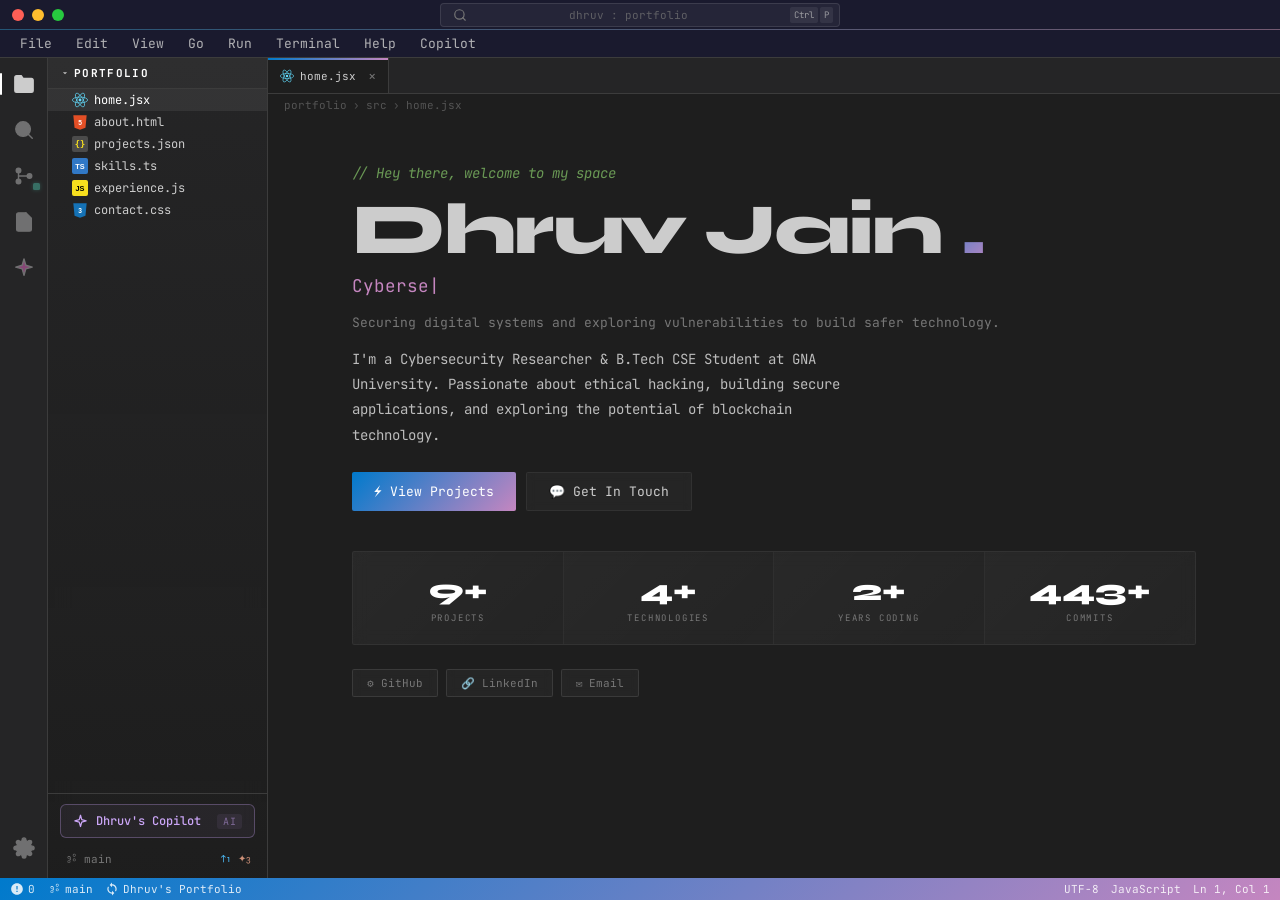
<file: index.html>
<!DOCTYPE html>
<html lang="en">
<head>
  <meta charset="UTF-8">
  <meta name="viewport" content="width=device-width, initial-scale=1.0">
  <title>Dhruv — Portfolio</title>
  <meta name="description" content="Dhruv's developer portfolio — VS Code themed personal website showcasing projects, skills, and experience.">
  <link rel="icon" type="image/svg+xml" href="favicon.svg?v=1">
  <link rel="stylesheet" href="style.css?v=2.1">
</head>
<body>

<div class="app-grid" id="app-grid">

  <!-- TITLE BAR -->
  <div class="titlebar">
    <div class="mac-controls">
      <div class="mac-btn close-btn" id="mac-close" title="Close"></div>
      <div class="mac-btn min-btn" id="mac-min" title="Minimize"></div>
      <div class="mac-btn max-btn" id="mac-max" title="Maximize"></div>
    </div>
    <div class="mobile-hamburger" id="mobile-hamburger" title="Menu">
      <svg viewBox="0 0 24 24" width="18" height="18" fill="none" stroke="currentColor" stroke-width="2" stroke-linecap="round"><line x1="3" y1="6" x2="21" y2="6"/><line x1="3" y1="12" x2="21" y2="12"/><line x1="3" y1="18" x2="21" y2="18"/></svg>
    </div>
    <div class="titlebar-search" id="titlebar-search">
      <svg viewBox="0 0 24 24" width="14" height="14" fill="none" stroke="currentColor" stroke-width="2" stroke-linecap="round" stroke-linejoin="round"><circle cx="11" cy="11" r="8"></circle><line x1="21" y1="21" x2="16.65" y2="16.65"></line></svg>
      <span>dhruv : portfolio</span>
      <div class="titlebar-kbd">
        <span class="kbd">Ctrl</span><span class="kbd">P</span>
      </div>
    </div>
  </div>

  <!-- MENU BAR -->
  <div class="menubar">
    <div class="menubar-item" tabindex="0">
      File
      <div class="menu-dropdown">
        <div class="menu-option" onclick="navigateTo('home')">New File</div>
        <div class="menu-option" onclick="toggleCommandPalette(true)">Open File...</div>
        <div class="menu-divider"></div>
        <div class="menu-option" onclick="reopenWindow()">Restore Window</div>
      </div>
    </div>
    <div class="menubar-item" tabindex="0">
      Edit
      <div class="menu-dropdown">
        <div class="menu-option">Undo <span class="shortcut">Ctrl+Z</span></div>
        <div class="menu-option">Redo <span class="shortcut">Ctrl+Y</span></div>
        <div class="menu-divider"></div>
        <div class="menu-option">Cut <span class="shortcut">Ctrl+X</span></div>
        <div class="menu-option">Copy <span class="shortcut">Ctrl+C</span></div>
        <div class="menu-option">Paste <span class="shortcut">Ctrl+V</span></div>
      </div>
    </div>
    <div class="menubar-item" tabindex="0">
      View
      <div class="menu-dropdown">
        <div class="menu-option" onclick="toggleCommandPalette(true)">Command Palette <span class="shortcut">Ctrl+P</span></div>
        <div class="menu-divider"></div>
        <div class="menu-option" onclick="toggleFullscreen()">Toggle Fullscreen <span class="shortcut">F11</span></div>
        <div class="menu-option" onclick="document.getElementById('settings-btn').click()">Appearance</div>
      </div>
    </div>
    <div class="menubar-item" tabindex="0">
      Go
      <div class="menu-dropdown">
        <div class="menu-option" onclick="navigateTo('home')">Go to Home</div>
        <div class="menu-option" onclick="navigateTo('projects')">Go to Projects</div>
        <div class="menu-option" onclick="navigateTo('skills')">Go to Skills</div>
        <div class="menu-option" onclick="navigateTo('experience')">Go to Experience</div>
        <div class="menu-option" onclick="navigateTo('contact')">Go to Contact</div>
      </div>
    </div>
    <div class="menubar-item" tabindex="0">
      Run
      <div class="menu-dropdown">
        <div class="menu-option">Start Debugging <span class="shortcut">F5</span></div>
        <div class="menu-option">Run Without Debugging <span class="shortcut">Ctrl+F5</span></div>
      </div>
    </div>
    <div class="menubar-item" tabindex="0">
      Terminal
      <div class="menu-dropdown">
        <div class="menu-option" onclick="toggleTerminal(true)">New Terminal <span class="shortcut">Ctrl+`</span></div>
        <div class="menu-option" onclick="toggleTerminal()">Toggle Terminal <span class="shortcut">Ctrl+`</span></div>
        <div class="menu-option" onclick="clearTerminal()">Clear Terminal</div>
      </div>
    </div>
    <div class="menubar-item" tabindex="0">
      Help
      <div class="menu-dropdown">
        <div class="menu-option" onclick="navigateTo('about')">Welcome</div>
        <div class="menu-option" onclick="navigateTo('contact')">About</div>
      </div>
    </div>
    <div class="menubar-item" id="menu-copilot" tabindex="0" onclick="toggleChat()">Copilot</div>
  </div>

  <!-- ACTIVITY BAR -->
  <div class="activity-bar">
    <div class="ab-icon active" id="ab-explorer" title="Explorer">
      <svg viewBox="0 0 24 24" fill="none" stroke="currentColor" stroke-width="1.5" stroke-linecap="round" stroke-linejoin="round"><path d="M22 19a2 2 0 0 1-2 2H4a2 2 0 0 1-2-2V5a2 2 0 0 1 2-2h5l2 3h9a2 2 0 0 1 2 2z"></path></svg>
    </div>
    <div class="ab-icon" id="ab-search" title="Search">
      <svg viewBox="0 0 24 24" fill="none" stroke="currentColor" stroke-width="1.5" stroke-linecap="round" stroke-linejoin="round"><circle cx="11" cy="11" r="8"></circle><line x1="21" y1="21" x2="16.65" y2="16.65"></line></svg>
    </div>
    <div class="ab-icon" id="ab-source-control" title="Source Control">
      <svg viewBox="0 0 24 24" fill="none" stroke="currentColor" stroke-width="1.5" stroke-linecap="round" stroke-linejoin="round"><circle cx="6" cy="6" r="2.5"></circle><circle cx="6" cy="18" r="2.5"></circle><circle cx="18" cy="12" r="2.5"></circle><line x1="6" y1="8.5" x2="6" y2="15.5"></line><path d="M6 12h9.5"></path></svg>
      <div class="ab-badge"></div>
    </div>
    <div class="ab-icon" id="ab-download" title="Download Resume">
      <svg viewBox="0 0 24 24" fill="none" stroke="currentColor" stroke-width="1.5" stroke-linecap="round" stroke-linejoin="round"><path d="M14 2H6a2 2 0 0 0-2 2v16a2 2 0 0 0 2 2h12a2 2 0 0 0 2-2V8z"></path><polyline points="14 2 14 8 20 8"></polyline><line x1="12" y1="18" x2="12" y2="12"></line><polyline points="9 15 12 18 15 15"></polyline></svg>
    </div>
    <div class="ab-icon ai-icon" id="ai-chat-btn" title="Copilot Chat">
      <svg viewBox="0 0 24 24" fill="none" stroke="currentColor" stroke-width="1.5" stroke-linecap="round" stroke-linejoin="round"><path d="M12 2l2 7 7 2-7 2-2 7-2-7-7-2 7-2z"></path></svg>
    </div>
    <div class="ab-spacer"></div>
    <div class="ab-icon ab-bottom" id="settings-btn" title="Settings">
      <svg viewBox="0 0 24 24" fill="none" stroke="currentColor" stroke-width="1.5" stroke-linecap="round" stroke-linejoin="round"><circle cx="12" cy="12" r="3"></circle><path d="M19.4 15a1.65 1.65 0 0 0 .33 1.82l.06.06a2 2 0 0 1 0 2.83 2 2 0 0 1-2.83 0l-.06-.06a1.65 1.65 0 0 0-1.82-.33 1.65 1.65 0 0 0-1 1.51V21a2 2 0 0 1-2 2 2 2 0 0 1-2-2v-.09A1.65 1.65 0 0 0 9 19.4a1.65 1.65 0 0 0-1.82.33l-.06.06a2 2 0 0 1-2.83 0 2 2 0 0 1 0-2.83l.06-.06a1.65 1.65 0 0 0 .33-1.82 1.65 1.65 0 0 0-1.51-1H3a2 2 0 0 1-2-2 2 2 0 0 1 2-2h.09A1.65 1.65 0 0 0 4.6 9a1.65 1.65 0 0 0-.33-1.82l-.06-.06a2 2 0 0 1 0-2.83 2 2 0 0 1 2.83 0l.06.06a1.65 1.65 0 0 0 1.82.33H9a1.65 1.65 0 0 0 1-1.51V3a2 2 0 0 1 2-2 2 2 0 0 1 2 2v.09a1.65 1.65 0 0 0 1 1.51 1.65 1.65 0 0 0 1.82-.33l.06-.06a2 2 0 0 1 2.83 0 2 2 0 0 1 0 2.83l-.06.06a1.65 1.65 0 0 0-.33 1.82V9a1.65 1.65 0 0 0 1.51 1H21a2 2 0 0 1 2 2 2 2 0 0 1-2 2h-.09a1.65 1.65 0 0 0-1.51 1z"></path></svg>
    </div>
  </div>

  <!-- TABS BAR -->
  <div class="tabs-bar">
    <div class="tab active" data-page="home">
      <span class="tab-icon svg-icon"><svg viewBox="-11.5 -10.2 23 20.4"><circle cx="0" cy="0" r="2.05" fill="#61dafb"/><g stroke="#61dafb" stroke-width="1" fill="none"><ellipse rx="11" ry="4.2"/><ellipse rx="11" ry="4.2" transform="rotate(60)"/><ellipse rx="11" ry="4.2" transform="rotate(120)"/></g></svg></span> home.jsx <span class="close">×</span>
    </div>
    <div class="tab" data-page="about" style="display:none">
      <span class="tab-icon svg-icon"><svg viewBox="0 0 24 24"><path fill="#E34F26" d="M2 2h20l-1.8 18.5L12 23.5l-8.2-3L2 2z"/><text x="12" y="16" font-family="Arial" font-size="10" font-weight="bold" fill="#FFF" text-anchor="middle">5</text></svg></span> about.html <span class="close">×</span>
    </div>
    <div class="tab" data-page="projects" style="display:none">
      <span class="tab-icon svg-icon"><svg viewBox="0 0 24 24"><rect width="24" height="24" rx="3" fill="#4B4B4B"/><text x="12" y="16" font-family="monospace" font-size="13" font-weight="bold" fill="#F7DF1E" text-anchor="middle">{}</text></svg></span> projects.json <span class="close">×</span>
    </div>
    <div class="tab" data-page="skills" style="display:none">
      <span class="tab-icon svg-icon"><svg viewBox="0 0 24 24"><rect width="24" height="24" rx="3" fill="#3178C6"/><text x="12" y="17" font-family="Arial" font-size="11" font-weight="bold" fill="#FFF" text-anchor="middle">TS</text></svg></span> skills.ts <span class="close">×</span>
    </div>
    <div class="tab" data-page="experience" style="display:none">
      <span class="tab-icon svg-icon"><svg viewBox="0 0 24 24"><rect width="24" height="24" rx="3" fill="#F7DF1E"/><text x="12" y="17" font-family="Arial" font-size="11" font-weight="bold" fill="#000" text-anchor="middle">JS</text></svg></span> experience.js <span class="close">×</span>
    </div>
    <div class="tab" data-page="contact" style="display:none">
      <span class="tab-icon svg-icon"><svg viewBox="0 0 24 24"><path fill="#1572B6" d="M2 2h20l-1.8 18.5L12 23.5l-8.2-3L2 2z"/><text x="12" y="16" font-family="Arial" font-size="10" font-weight="bold" fill="#FFF" text-anchor="middle">3</text></svg></span> contact.css <span class="close">×</span>
    </div>
  </div>
  <!-- MOBILE SIDEBAR OVERLAY -->
  <div class="mobile-overlay" id="mobile-overlay"></div>
  <!-- SIDEBAR -->
  <div class="sidebar" id="sidebar">
    <div class="sidebar-section-header">
      <svg class="sidebar-arrow" viewBox="0 0 24 24" width="10" height="10" fill="currentColor"><path d="M10 17l5-5-5-5v10z"/></svg>
      PORTFOLIO
    </div>
    
    <div class="sidebar-files">
      <div class="file-item active" data-page="home">
        <span class="file-icon svg-icon"><svg viewBox="-11.5 -10.2 23 20.4"><circle cx="0" cy="0" r="2.05" fill="#61dafb"/><g stroke="#61dafb" stroke-width="1" fill="none"><ellipse rx="11" ry="4.2"/><ellipse rx="11" ry="4.2" transform="rotate(60)"/><ellipse rx="11" ry="4.2" transform="rotate(120)"/></g></svg></span> home.jsx
      </div>
      <div class="file-item" data-page="about">
        <span class="file-icon svg-icon"><svg viewBox="0 0 24 24"><path fill="#E34F26" d="M2 2h20l-1.8 18.5L12 23.5l-8.2-3L2 2z"/><text x="12" y="16" font-family="Arial" font-size="10" font-weight="bold" fill="#FFF" text-anchor="middle">5</text></svg></span> about.html
      </div>
      <div class="file-item" data-page="projects">
        <span class="file-icon svg-icon"><svg viewBox="0 0 24 24"><rect width="24" height="24" rx="3" fill="#4B4B4B"/><text x="12" y="16" font-family="monospace" font-size="13" font-weight="bold" fill="#F7DF1E" text-anchor="middle">{}</text></svg></span> projects.json
      </div>
      <div class="file-item" data-page="skills">
        <span class="file-icon svg-icon"><svg viewBox="0 0 24 24"><rect width="24" height="24" rx="3" fill="#3178C6"/><text x="12" y="17" font-family="Arial" font-size="11" font-weight="bold" fill="#FFF" text-anchor="middle">TS</text></svg></span> skills.ts
      </div>
      <div class="file-item" data-page="experience">
        <span class="file-icon svg-icon"><svg viewBox="0 0 24 24"><rect width="24" height="24" rx="3" fill="#F7DF1E"/><text x="12" y="17" font-family="Arial" font-size="11" font-weight="bold" fill="#000" text-anchor="middle">JS</text></svg></span> experience.js
      </div>
      <div class="file-item" data-page="contact">
        <span class="file-icon svg-icon"><svg viewBox="0 0 24 24"><path fill="#1572B6" d="M2 2h20l-1.8 18.5L12 23.5l-8.2-3L2 2z"/><text x="12" y="16" font-family="Arial" font-size="10" font-weight="bold" fill="#FFF" text-anchor="middle">3</text></svg></span> contact.css
      </div>
    </div>

    <div class="sidebar-bottom">
      <div class="copilot-btn" id="sidebar-copilot-btn">
        <div class="cp-left">
          <svg viewBox="0 0 24 24" fill="none" stroke="#cba6f7" stroke-width="2" stroke-linecap="round" stroke-linejoin="round"><path d="M12 2l2 7 7 2-7 2-2 7-2-7-7-2 7-2z"/></svg>
          <span>Dhruv's Copilot</span>
        </div>
        <span class="cp-badge">AI</span>
      </div>
      
      <div class="sidebar-git">
        <div class="sg-left">
          <svg viewBox="0 0 24 24"><path fill="currentColor" d="M17.5 3a2.5 2.5 0 1 0 0 5 2.5 2.5 0 0 0 0-5zm0 4a1.5 1.5 0 1 1 0-3 1.5 1.5 0 0 1 0 3zM8.5 7a2.5 2.5 0 1 0 0 5 2.5 2.5 0 0 0 0-5zm0 4a1.5 1.5 0 1 1 0-3 1.5 1.5 0 0 1 0 3zM8.5 14a2.5 2.5 0 1 0 0 5 2.5 2.5 0 0 0 0-5zm0 4a1.5 1.5 0 1 1 0-3 1.5 1.5 0 0 1 0 3zm9-7a2.5 2.5 0 1 0 0 5 2.5 2.5 0 0 0 0-5zm0 4a1.5 1.5 0 1 1 0-3 1.5 1.5 0 0 1 0 3zm-6-7.5v7l-3-3m3 3l3-3"/></svg>
          <span>main</span>
        </div>
        <div class="sg-right">
          <span class="sg-up" style="color:var(--blue)">↑1</span>
          <span class="sg-down" style="color:var(--orange)">✦3</span>
        </div>
      </div>
    </div>
  </div>

  <!-- EDITOR -->
  <div class="editor">

    <!-- BREADCRUMB -->
    <div class="breadcrumb">
      <span>portfolio</span> <span class="sep">›</span>
      <span>src</span> <span class="sep">›</span>
      <span id="breadcrumb-file">home.jsx</span>
    </div>

    <!-- ═══ HOME ═══ -->
    <div class="page active" id="page-home">
      <div class="reveal">
        <p class="home-greeting">// Hey there, welcome to my space</p>
        <h1 class="home-name">Dhruv Jain<span class="last"> .</span></h1>
        <div class="typing-container" style="font-size: 1.1rem; color: var(--purple); font-family: var(--font-mono); margin-bottom: 16px; min-height: 24px;">
          <span id="typing-text"></span><span class="typing-cursor" style="animation: blink 1s step-end infinite;">|</span>
        </div>
        <p class="tagline">Securing digital systems and exploring vulnerabilities to build safer technology.</p>
        <p class="home-desc">
          I'm a Cybersecurity Researcher & B.Tech CSE Student at GNA University.
          Passionate about ethical hacking, building secure applications, and exploring the potential of blockchain technology.
        </p>
        <div class="home-btns">
          <button class="btn-primary" onclick="navigateTo('projects')">⚡ View Projects</button>
          <button class="btn-outline" onclick="navigateTo('contact')">💬 Get In Touch</button>
        </div>
      </div>
      <div class="reveal">
        <div class="stats-grid">
          <div class="stat"><div class="stat-val" data-count="10">0</div><div class="stat-label">Projects</div></div>
          <div class="stat"><div class="stat-val" data-count="5">0</div><div class="stat-label">Technologies</div></div>
          <div class="stat"><div class="stat-val" data-count="2">0</div><div class="stat-label">Years Coding</div></div>
          <div class="stat"><div class="stat-val" data-count="500">0</div><div class="stat-label">Commits</div></div>
        </div>
      </div>
      <div class="reveal">
        <div class="socials-row">
          <a class="social-chip" href="https://github.com/Dhruvjnhere" target="_blank">⚙ GitHub</a>
          <a class="social-chip" href="https://www.linkedin.com/in/dhruv-jain-5070b3314/" target="_blank">🔗 LinkedIn</a>
          <a class="social-chip" href="mailto:dhruvjnhere@gmail.com">✉ Email</a>
        </div>
      </div>
    </div>

    <!-- ═══ ABOUT ═══ -->
    <div class="page" id="page-about">
      <div class="reveal">
        <h2 class="section-title">// About Me</h2>
        <p class="home-desc">
          I'm a Computer Science student with a passion for building impactful digital solutions.
          I love exploring the intersection of design and technology, always eager to learn and grow.
        </p>
      </div>
      <div class="reveal">
        <h2 class="section-title" style="margin-top:32px;">🔬 Research & Interests</h2>
        <div class="focus-grid">
          <div class="focus-item"><span class="focus-emoji">🕵️‍♂️</span><div>Cyber Threat Intelligence</div></div>
          <div class="focus-item"><span class="focus-emoji">🔎</span><div>Digital Forensics</div></div>
          <div class="focus-item"><span class="focus-emoji">⛓️</span><div>Blockchain Security</div></div>
          <div class="focus-item"><span class="focus-emoji">🤖</span><div>AI in Cybersecurity</div></div>
        </div>
      </div>
      <div class="reveal">
        <h2 class="section-title">Education</h2>
        <div class="edu-card">
          <div class="edu-header">
            <span class="edu-school">Bachelor of Technology — Computer Science</span>
            <span class="edu-year">2024 — 2028</span>
          </div>
          <div class="edu-uni">GNA University</div>
          <div class="edu-degree">B.Tech CSE</div>
        </div>
      </div>
    </div>

    <!-- ═══ PROJECTS ═══ -->
    <div class="page" id="page-projects">
      <div class="reveal">
        <h2 class="section-title">// Projects</h2>
      </div>
      <div class="projects-grid">
        <div class="project-card reveal" style="--card-accent:var(--pink)">
          <div class="card-top"><span class="card-emoji">🛡️</span><a class="gh-link" href="https://github.com/Dhruvjnhere" target="_blank">↗ Repo</a></div>
          <div class="card-cats">Security</div>
          <div class="card-title">PhishGuard Pro</div>
          <div class="card-desc">A security awareness platform for phishing simulation, employee training, and campaign analytics.</div>
          <div class="card-tags"><span class="card-tag">React</span><span class="card-tag">Node.js</span><span class="card-tag">Supabase</span></div>
        </div>
        <div class="project-card reveal" style="--card-accent:var(--green)">
          <div class="card-top"><span class="card-emoji">🧠</span><a class="gh-link" href="https://github.com/Dhruvjnhere" target="_blank">↗ Repo</a></div>
          <div class="card-cats">Platform</div>
          <div class="card-title">CyberShield IQ</div>
          <div class="card-desc">Cyber risk scoring engine with breach detection, password analysis, gamification, and automated reports.</div>
          <div class="card-tags"><span class="card-tag">Next.js</span><span class="card-tag">Supabase</span><span class="card-tag">Vercel</span></div>
        </div>
        <div class="project-card reveal" style="--card-accent:var(--blue)">
          <div class="card-top"><span class="card-emoji">💼</span><a class="gh-link" href="https://github.com/Dhruvjnhere" target="_blank">↗ Repo</a></div>
          <div class="card-cats">Web</div>
          <div class="card-title">Portfolio Website</div>
          <div class="card-desc">This very portfolio — a VS Code-themed personal site built with vanilla HTML, CSS, and JavaScript.</div>
          <div class="card-tags"><span class="card-tag">HTML</span><span class="card-tag">CSS</span><span class="card-tag">JavaScript</span></div>
        </div>
        <div class="project-card reveal" style="--card-accent:var(--orange)">
          <div class="card-top"><span class="card-emoji">☕</span><a class="gh-link" href="https://github.com/Dhruvjnhere" target="_blank">↗ Repo</a></div>
          <div class="card-cats">Frontend</div>
          <div class="card-title">Cafe Website</div>
          <div class="card-desc">A beautifully designed café landing page with menu, about section, and responsive layout.</div>
          <div class="card-tags"><span class="card-tag">HTML</span><span class="card-tag">CSS</span><span class="card-tag">JS</span></div>
        </div>
      </div>
    </div>

    <!-- ═══ SKILLS ═══ -->
    <div class="page" id="page-skills">
      <div class="reveal">
        <h2 class="section-title">// Skills</h2>
      </div>
      <div class="skills-two-col reveal">
        <div>
          <h3 class="skill-group-title">🔐 Cybersecurity</h3>
          <div class="skill-row"><span class="skill-name">Network Security</span><div class="skill-bar-bg"><div class="skill-bar-fill" style="width:0%;background:var(--red)" data-w="85%"></div></div></div>
          <div class="skill-row"><span class="skill-name">Ethical Hacking</span><div class="skill-bar-bg"><div class="skill-bar-fill" style="width:0%;background:var(--orange)" data-w="80%"></div></div></div>
          <div class="skill-row"><span class="skill-name">OSINT</span><div class="skill-bar-bg"><div class="skill-bar-fill" style="width:0%;background:var(--yellow)" data-w="75%"></div></div></div>
          <div class="skill-row"><span class="skill-name">Digital Forensics</span><div class="skill-bar-bg"><div class="skill-bar-fill" style="width:0%;background:var(--blue)" data-w="60%"></div></div></div>
          <div class="skill-row"><span class="skill-name">Vuln. Assessment</span><div class="skill-bar-bg"><div class="skill-bar-fill" style="width:0%;background:var(--pink)" data-w="70%"></div></div></div>
        </div>
        <div>
          <h3 class="skill-group-title">💻 Programming</h3>
          <div class="skill-row"><span class="skill-name">C, C++, C#</span><div class="skill-bar-bg"><div class="skill-bar-fill" style="width:0%;background:var(--blue)" data-w="80%"></div></div></div>
          <div class="skill-row"><span class="skill-name">JavaScript</span><div class="skill-bar-bg"><div class="skill-bar-fill" style="width:0%;background:var(--yellow)" data-w="85%"></div></div></div>
          <div class="skill-row"><span class="skill-name">Solidity</span><div class="skill-bar-bg"><div class="skill-bar-fill" style="width:0%;background:var(--green)" data-w="65%"></div></div></div>
        </div>
      </div>
      <div class="reveal" style="margin-top: 32px;">
        <h3 class="familiar-title">🌐 Web & Tech</h3>
        <div class="familiar-tags">
          <span class="familiar-tag">HTML / CSS</span>
          <span class="familiar-tag">Blockchain Development</span>
          <span class="familiar-tag">Cloud Basics</span>
          <span class="familiar-tag">Networking Fundamentals</span>
        </div>
      </div>
    </div>

    <!-- ═══ EXPERIENCE ═══ -->
    <div class="page" id="page-experience">
      <div class="reveal">
        <h2 class="section-title">// Experience</h2>
      </div>
      <div class="reveal">
        <div class="exp-card">
          <div class="exp-date">2024 — Present</div>
          <div class="exp-title">Freelance Developer</div>
          <div class="exp-company">Self-Employed</div>
          <div class="exp-desc">Building web applications and landing pages for clients. Focused on clean UI, performance, and responsive design across multiple projects.</div>
          <div class="exp-tags"><span class="exp-tag">React</span><span class="exp-tag">Node.js</span><span class="exp-tag">CSS</span></div>
        </div>
      </div>
      <div class="reveal">
        <div class="exp-card">
          <div class="exp-date">2024 — 2028</div>
          <div class="exp-title">B.Tech CSE Student</div>
          <div class="exp-company">GNA University</div>
          <div class="exp-desc">Pursuing B.Tech in Computer Science. Focusing on cybersecurity, ethical hacking, and blockchain development. Active participant in security research and coding events.</div>
          <div class="exp-tags"><span class="exp-tag">Cybersecurity</span><span class="exp-tag">Blockchain</span><span class="exp-tag">C/C++</span></div>
        </div>
      </div>

      <div class="reveal">
        <h2 class="section-title" style="margin-top: 40px;">// Licenses & Certifications</h2>
      </div>
      <div class="reveal">
        <div class="exp-card">
          <div class="exp-date">Issued Jan 2026</div>
          <div class="exp-title" style="font-size: 18px;">Introduction to Cybersecurity</div>
          <div class="exp-company">Cisco</div>
          <div class="exp-tags"><span class="exp-tag">Cybersecurity</span><span class="exp-tag">Network vulnerabilities</span></div>
        </div>
      </div>
      <div class="reveal">
        <div class="exp-card">
          <div class="exp-date">Issued Dec 2025</div>
          <div class="exp-title" style="font-size: 18px;">ISO/IEC 27001:2022 Information Security associate</div>
          <div class="exp-company">SkillFront</div>
          <div class="exp-tags"><span class="exp-tag">ISO/IEC 27001:2022</span><span class="exp-tag">Security Policies & Procedures</span></div>
        </div>
      </div>
      <div class="reveal">
        <div class="exp-card">
          <div class="exp-date">Issued Nov 2025 · Expires Nov 2026</div>
          <div class="exp-title" style="font-size: 18px;">ISC2 Candidate</div>
          <div class="exp-company">ISC2</div>
        </div>
      </div>
      <div class="reveal">
        <div class="exp-card">
          <div class="exp-date">Issued Nov 2024</div>
          <div class="exp-title" style="font-size: 18px;">AWS Academy Graduate - Data Center Technician</div>
          <div class="exp-company">Amazon Web Services (AWS)</div>
        </div>
      </div>
      <div class="reveal">
        <div class="exp-card">
          <div class="exp-date">Issued Jul 2024</div>
          <div class="exp-title" style="font-size: 18px;">Diploma in office automation and programming</div>
          <div class="exp-company">NICE Computers</div>
          <div class="exp-tags"><span class="exp-tag">C (Programming Language)</span><span class="exp-tag">Microsoft Office</span></div>
        </div>
      </div>
    </div>

    <!-- ═══ CONTACT ═══ -->
    <div class="page" id="page-contact">
      <div class="reveal">
        <h2 class="section-title">// Contact</h2>
      </div>
      <div class="contact-layout reveal">
        <div class="contact-links">
          <a class="contact-link" href="mailto:dhruvjnhere@gmail.com">
            <div class="cl-icon"><svg viewBox="0 0 24 24"><path d="M20 4H4c-1.1 0-2 .9-2 2v12c0 1.1.9 2 2 2h16c1.1 0 2-.9 2-2V6c0-1.1-.9-2-2-2zm0 4l-8 5-8-5V6l8 5 8-5v2z"/></svg></div>
            <div><div class="cl-label">Email</div><div class="cl-value">dhruvjnhere@gmail.com</div></div>
            <span class="cl-arrow">→</span>
          </a>
          <a class="contact-link" href="https://github.com/Dhruvjnhere" target="_blank">
            <div class="cl-icon"><svg viewBox="0 0 24 24"><path d="M12 2A10 10 0 002 12c0 4.42 2.87 8.17 6.84 9.5.5.08.66-.23.66-.5v-1.69c-2.77.6-3.36-1.34-3.36-1.34-.46-1.16-1.11-1.47-1.11-1.47-.91-.62.07-.6.07-.6 1 .07 1.53 1.03 1.53 1.03.87 1.52 2.34 1.07 2.91.83.09-.65.35-1.09.63-1.34-2.22-.25-4.55-1.11-4.55-4.92 0-1.11.38-2 1.03-2.71-.1-.25-.45-1.29.1-2.64 0 0 .84-.27 2.75 1.02.79-.22 1.65-.33 2.5-.33.85 0 1.71.11 2.5.33 1.91-1.29 2.75-1.02 2.75-1.02.55 1.35.2 2.39.1 2.64.65.71 1.03 1.6 1.03 2.71 0 3.82-2.34 4.66-4.57 4.91.36.31.69.92.69 1.85V21c0 .27.16.59.67.5C19.14 20.16 22 16.42 22 12A10 10 0 0012 2z"/></svg></div>
            <div><div class="cl-label">GitHub</div><div class="cl-value">Dhruvjnhere</div></div>
            <span class="cl-arrow">→</span>
          </a>
          <a class="contact-link" href="https://www.linkedin.com/in/dhruv-jain-5070b3314/" target="_blank">
            <div class="cl-icon"><svg viewBox="0 0 24 24"><path d="M19 3a2 2 0 012 2v14a2 2 0 01-2 2H5a2 2 0 01-2-2V5a2 2 0 012-2h14m-.5 15.5v-5.3a3.26 3.26 0 00-3.26-3.26c-.85 0-1.84.52-2.32 1.3v-1.11h-2.79v8.37h2.79v-4.93c0-.77.62-1.4 1.39-1.4a1.4 1.4 0 011.4 1.4v4.93h2.79M6.88 8.56a1.68 1.68 0 001.68-1.68c0-.93-.75-1.69-1.68-1.69a1.69 1.69 0 00-1.69 1.69c0 .93.76 1.68 1.69 1.68m1.39 9.94v-8.37H5.5v8.37h2.77z"/></svg></div>
            <div><div class="cl-label">LinkedIn</div><div class="cl-value">Connect with me</div></div>
            <span class="cl-arrow">→</span>
          </a>
        </div>
        <div>
          <form class="contact-form" id="contact-form">
            <input type="hidden" name="access_key" value="f0266879-20d5-44de-89d5-048102d54415">
            <input type="hidden" name="subject" value="New Portfolio Contact Message">
            <input type="hidden" name="from_name" value="Portfolio Contact Form">
            <div>
              <label class="form-label">Name <span class="req">*</span></label>
              <input class="form-input" type="text" name="name" placeholder="Your name" required>
            </div>
            <div>
              <label class="form-label">Email <span class="req">*</span></label>
              <input class="form-input" type="email" name="email" placeholder="you@example.com" required>
            </div>
            <div>
              <label class="form-label">Message <span class="req">*</span></label>
              <textarea class="form-input" name="message" placeholder="Write your message..." required></textarea>
            </div>
            <button type="submit" class="form-submit">Send Message →</button>
            <p class="form-note">I'll get back to you as soon as possible.</p>
          </form>
        </div>
      </div>
    </div>

  </div><!-- /editor -->

  <!-- TERMINAL PANEL -->
  <div class="terminal-panel" id="terminal-panel">
    <div class="terminal-resize" id="terminal-resize"></div>
    <div class="terminal-tabs">
      <div class="terminal-tab-bar">
        <div class="terminal-tab active">TERMINAL</div>
        <div class="terminal-tab">PROBLEMS</div>
        <div class="terminal-tab">OUTPUT</div>
      </div>
      <div class="terminal-actions">
        <span class="terminal-action-btn" onclick="clearTerminal()" title="Clear Terminal">
          <svg width="14" height="14" viewBox="0 0 24 24" fill="none" stroke="currentColor" stroke-width="2" stroke-linecap="round" stroke-linejoin="round"><line x1="18" y1="6" x2="6" y2="18"/><line x1="6" y1="6" x2="18" y2="18"/></svg>
        </span>
        <span class="terminal-action-btn" onclick="toggleTerminal(false)" title="Close Terminal">
          <svg width="14" height="14" viewBox="0 0 24 24" fill="none" stroke="currentColor" stroke-width="2" stroke-linecap="round" stroke-linejoin="round"><polyline points="6 9 12 15 18 9"/></svg>
        </span>
      </div>
    </div>
    <div class="terminal-body" id="terminal-body">
      <div class="terminal-output" id="terminal-output">
        <div class="term-line term-system">Welcome to Dhruv's Portfolio Terminal v1.0.0</div>
        <div class="term-line term-system">Type <span style="color:var(--yellow)">help</span> for a list of commands.</div>
        <div class="term-line">&nbsp;</div>
      </div>
      <div class="terminal-input-line">
        <span class="term-prompt">dhruv <span style="color:var(--dim)">@portfolio</span> <span style="color:var(--blue)">: ~</span> <span style="color:var(--bright)">$</span></span>
        <input type="text" class="terminal-input" id="terminal-input" spellcheck="false" autocomplete="off">
      </div>
    </div>
  </div>

  <!-- STATUS BAR -->
  <div class="statusbar">
    <div class="statusbar-left">
      <span class="status-item"><svg width="14" height="14" viewBox="0 0 24 24"><path fill="currentColor" d="M12 2C6.48 2 2 6.48 2 12s4.48 10 10 10 10-4.48 10-10S17.52 2 12 2zm1 15h-2v-2h2v2zm0-4h-2V7h2v6z"/></svg> 0</span>
      <span class="status-item"><svg width="14" height="14" viewBox="0 0 24 24"><path fill="currentColor" d="M17.5 3a2.5 2.5 0 1 0 0 5 2.5 2.5 0 0 0 0-5zm0 4a1.5 1.5 0 1 1 0-3 1.5 1.5 0 0 1 0 3zM8.5 7a2.5 2.5 0 1 0 0 5 2.5 2.5 0 0 0 0-5zm0 4a1.5 1.5 0 1 1 0-3 1.5 1.5 0 0 1 0 3zM8.5 14a2.5 2.5 0 1 0 0 5 2.5 2.5 0 0 0 0-5zm0 4a1.5 1.5 0 1 1 0-3 1.5 1.5 0 0 1 0 3zm9-7a2.5 2.5 0 1 0 0 5 2.5 2.5 0 0 0 0-5zm0 4a1.5 1.5 0 1 1 0-3 1.5 1.5 0 0 1 0 3zm-6-7.5v7l-3-3m3 3l3-3"/></svg> main</span>
      <span class="status-item"><svg width="14" height="14" viewBox="0 0 24 24"><path fill="currentColor" d="M12 4V1L8 5l4 4V6c3.31 0 6 2.69 6 6 0 1.01-.25 1.97-.7 2.8l1.46 1.46A7.93 7.93 0 0 0 20 12c0-4.42-3.58-8-8-8zm0 14c-3.31 0-6-2.69-6-6 0-1.01.25-1.97.7-2.8L5.24 7.74A7.93 7.93 0 0 0 4 12c0 4.42 3.58 8 8 8v3l4-4-4-4v3z"/></svg> Dhruv's Portfolio</span>
    </div>
    <div class="statusbar-right">
      <span class="status-item">UTF-8</span>
      <span class="status-item">JavaScript</span>
      <span class="status-item">Ln 1, Col 1</span>
    </div>
  </div>

</div><!-- /app-grid -->

<div id="glow-cursor"></div>

<!-- CLOSED MESSAGE OVERLAY -->
<div class="closed-msg" id="closed-msg" style="display:none; position:fixed; top:50%; left:50%; transform:translate(-50%, -50%); text-align:center; color:var(--fg); font-family:var(--font-sans); z-index: 1000;">
  <h2 style="margin-bottom: 12px;">Window Closed</h2>
  <p style="color:var(--dim); margin-bottom: 24px;">The portfolio session was terminated.</p>
  <button class="reopen-btn" onclick="reopenWindow()" style="padding: 8px 16px; background:var(--blue); color:#fff; border:none; border-radius:4px; cursor:pointer; font-family:inherit;">Reopen</button>
</div>

<!-- COMMAND PALETTE OVERLAY -->
<div class="cmd-palette-overlay" id="cmd-palette">
  <div class="cmd-palette-container" id="cmd-palette-container">
    <div class="cmd-palette-header">
      <span class="cmd-prompt">&gt;</span>
      <input type="text" id="cmd-input" placeholder="Go to file or run command..." autocomplete="off">
      <span class="kbd">Esc</span>
    </div>
    <div class="cmd-palette-list" id="cmd-list">
      <div class="cmd-item" data-action="chat">
        <div class="cmd-icon"><svg viewBox="0 0 24 24" fill="none" stroke="#cba6f7" stroke-width="2" stroke-linecap="round" stroke-linejoin="round"><path d="M12 2l2 7 7 2-7 2-2 7-2-7-7-2 7-2z"/></svg></div>
        <div class="cmd-label" style="color:var(--purple)">Open Dhruv's Copilot</div>
        <div class="cmd-shortcut">Ctrl+Shift+C</div>
      </div>
      
      <div class="cmd-category">FILES</div>
      
      <div class="cmd-item active" data-page="home">
        <div class="cmd-icon svg-icon"><svg viewBox="-11.5 -10.2 23 20.4"><circle cx="0" cy="0" r="2.05" fill="#61dafb"/><g stroke="#61dafb" stroke-width="1" fill="none"><ellipse rx="11" ry="4.2"/><ellipse rx="11" ry="4.2" transform="rotate(60)"/><ellipse rx="11" ry="4.2" transform="rotate(120)"/></g></svg></div>
        <div class="cmd-label">home.jsx</div>
        <div class="cmd-path">src/</div>
      </div>
      <div class="cmd-item" data-page="about">
        <div class="cmd-icon svg-icon"><svg viewBox="0 0 24 24"><path fill="#E34F26" d="M2 2h20l-1.8 18.5L12 23.5l-8.2-3L2 2z"/><text x="12" y="16" font-family="Arial" font-size="10" font-weight="bold" fill="#FFF" text-anchor="middle">5</text></svg></div>
        <div class="cmd-label">about.html</div>
        <div class="cmd-path">src/</div>
      </div>
      <div class="cmd-item" data-page="projects">
        <div class="cmd-icon svg-icon"><svg viewBox="0 0 24 24"><rect width="24" height="24" rx="3" fill="#4B4B4B"/><text x="12" y="16" font-family="monospace" font-size="13" font-weight="bold" fill="#F7DF1E" text-anchor="middle">{}</text></svg></div>
        <div class="cmd-label">projects.json</div>
        <div class="cmd-path">src/</div>
      </div>
      <div class="cmd-item" data-page="skills">
        <div class="cmd-icon svg-icon"><svg viewBox="0 0 24 24"><rect width="24" height="24" rx="3" fill="#3178C6"/><text x="12" y="17" font-family="Arial" font-size="11" font-weight="bold" fill="#FFF" text-anchor="middle">TS</text></svg></div>
        <div class="cmd-label">skills.ts</div>
        <div class="cmd-path">data/</div>
      </div>
      <div class="cmd-item" data-page="experience">
        <div class="cmd-icon svg-icon"><svg viewBox="0 0 24 24"><rect width="24" height="24" rx="3" fill="#F7DF1E"/><text x="12" y="17" font-family="Arial" font-size="11" font-weight="bold" fill="#000" text-anchor="middle">JS</text></svg></div>
        <div class="cmd-label">experience.js</div>
        <div class="cmd-path">src/</div>
      </div>
      <div class="cmd-item" data-page="contact">
        <div class="cmd-icon svg-icon"><svg viewBox="0 0 24 24"><path fill="#1572B6" d="M2 2h20l-1.8 18.5L12 23.5l-8.2-3L2 2z"/><text x="12" y="16" font-family="Arial" font-size="10" font-weight="bold" fill="#FFF" text-anchor="middle">3</text></svg></div>
        <div class="cmd-label">contact.css</div>
        <div class="cmd-path">src/</div>
      </div>
      <div class="cmd-item" data-action="readme">
        <div class="cmd-icon svg-icon"><svg viewBox="0 0 24 24"><rect width="24" height="24" rx="3" fill="#4A4A4A"/><text x="12" y="16" font-family="Arial" font-size="10" font-weight="bold" fill="#FFF" text-anchor="middle">M⬇</text></svg></div>
        <div class="cmd-label">README.md</div>
        <div class="cmd-path">./</div>
      </div>
      <div class="cmd-item" data-action="resume">
        <div class="cmd-icon svg-icon"><svg viewBox="0 0 24 24"><path fill="#E34F26" d="M2 2h20l-1.8 18.5L12 23.5l-8.2-3L2 2z"/><text x="12" y="16" font-family="Arial" font-size="10" font-weight="bold" fill="#FFF" text-anchor="middle">PDF</text></svg></div>
        <div class="cmd-label">Dhruv_Resume.pdf</div>
        <div class="cmd-path">./</div>
      </div>
    </div>
    <div class="cmd-palette-footer">
      <div class="cpf-left">
        <span>↑↓ navigate</span> <span class="dot">·</span> <span>↵ open</span> <span class="dot">·</span> <span>Esc close</span>
      </div>
      <div class="cpf-right">
        Tip: type "copilot" to open AI chat
      </div>
    </div>
  </div>
</div>

<!-- SETTINGS OVERLAY -->
<div class="settings-overlay" id="settings-overlay">
  <div class="settings-header">
    <svg viewBox="0 0 24 24" width="14" height="14" fill="none" stroke="currentColor" stroke-width="2" stroke-linecap="round" stroke-linejoin="round" style="margin-right: 6px; vertical-align: text-bottom;"><circle cx="12" cy="12" r="3"></circle><path d="M19.4 15a1.65 1.65 0 0 0 .33 1.82l.06.06a2 2 0 0 1 0 2.83 2 2 0 0 1-2.83 0l-.06-.06a1.65 1.65 0 0 0-1.82-.33 1.65 1.65 0 0 0-1 1.51V21a2 2 0 0 1-2 2 2 2 0 0 1-2-2v-.09A1.65 1.65 0 0 0 9 19.4a1.65 1.65 0 0 0-1.82.33l-.06.06a2 2 0 0 1-2.83 0 2 2 0 0 1 0-2.83l.06-.06a1.65 1.65 0 0 0 .33-1.82 1.65 1.65 0 0 0-1.51-1H3a2 2 0 0 1-2-2 2 2 0 0 1 2-2h.09A1.65 1.65 0 0 0 4.6 9a1.65 1.65 0 0 0-.33-1.82l-.06-.06a2 2 0 0 1 0-2.83 2 2 0 0 1 2.83 0l.06.06a1.65 1.65 0 0 0 1.82.33H9a1.65 1.65 0 0 0 1-1.51V3a2 2 0 0 1 2-2 2 2 0 0 1 2 2v.09a1.65 1.65 0 0 0 1 1.51 1.65 1.65 0 0 0 1.82-.33l.06-.06a2 2 0 0 1 2.83 0 2 2 0 0 1 0 2.83l-.06.06a1.65 1.65 0 0 0-.33 1.82V9a1.65 1.65 0 0 0 1.51 1H21a2 2 0 0 1 2 2 2 2 0 0 1-2 2h-.09a1.65 1.65 0 0 0-1.51 1z"></path></svg>
    SETTINGS
  </div>
  
  <div class="settings-title">COLOR THEME</div>
  <div class="settings-section">
    <div class="settings-item active" data-theme="default">
      <div class="theme-dot" style="background:#007acc"></div>
      <div class="label">💜 Aahana Dark</div>
    </div>
    <div class="settings-item" data-theme="rose-pine">
      <div class="theme-dot" style="background:#ebbcba"></div>
      <div class="label">🌸 Rosé Pine</div>
    </div>
    <div class="settings-item" data-theme="tokyo-night">
      <div class="theme-dot" style="background:#7aa2f7"></div>
      <div class="label">🌃 Tokyo Night</div>
    </div>
    <div class="settings-item" data-theme="catppuccin">
      <div class="theme-dot" style="background:#cba6f7"></div>
      <div class="label">🐱 Catppuccin</div>
    </div>
    <div class="settings-item" data-theme="nord">
      <div class="theme-dot" style="background:#88c0d0"></div>
      <div class="label">🧊 Nord</div>
      <span class="shortcut checkmark">✓</span>
    </div>
    <div class="settings-item" data-theme="gruvbox">
      <div class="theme-dot" style="background:#fabd2f"></div>
      <div class="label">🔥 Gruvbox</div>
    </div>
    <div class="settings-item" data-theme="hacker">
      <div class="theme-dot" style="background:#00ff41"></div>
      <div class="label">💀 Hacker</div>
    </div>
  </div>

  <div class="settings-title">QUICK ACTIONS</div>
  <div class="settings-section">
    <div class="settings-item" id="settings-cmd-palette">
      <span class="label"><svg viewBox="0 0 24 24" width="14" height="14" fill="none" stroke="currentColor" stroke-width="2" stroke-linecap="round" stroke-linejoin="round" style="margin-right:8px; vertical-align:text-bottom;"><circle cx="11" cy="11" r="8"></circle><line x1="21" y1="21" x2="16.65" y2="16.65"></line></svg>Command Palette</span>
      <span class="shortcut">Ctrl+P</span>
    </div>
    <div class="settings-item">
      <span class="label"><svg viewBox="0 0 24 24" width="14" height="14" fill="none" stroke="currentColor" stroke-width="2" stroke-linecap="round" stroke-linejoin="round" style="margin-right:8px; vertical-align:text-bottom;"><polyline points="4 17 10 11 4 5"></polyline><line x1="12" y1="19" x2="20" y2="19"></line></svg>Toggle Terminal</span>
      <span class="shortcut">Ctrl+`</span>
    </div>
    <div class="settings-item" id="open-chat-btn">
      <span class="label"><svg viewBox="0 0 24 24" width="14" height="14" fill="none" stroke="#cba6f7" stroke-width="2" stroke-linecap="round" stroke-linejoin="round" style="margin-right:8px; vertical-align:text-bottom;"><path d="M12 2l2 7 7 2-7 2-2 7-2-7-7-2 7-2z"/></svg>Copilot Chat</span>
    </div>
    <div class="settings-item" id="settings-download-resume">
      <span class="label"><svg viewBox="0 0 24 24" width="14" height="14" fill="none" stroke="currentColor" stroke-width="2" stroke-linecap="round" stroke-linejoin="round" style="margin-right:8px; vertical-align:text-bottom;"><path d="M21 15v4a2 2 0 0 1-2 2H5a2 2 0 0 1-2-2v-4"></path><polyline points="7 10 12 15 17 10"></polyline><line x1="12" y1="15" x2="12" y2="3"></line></svg>Download Resume</span>
    </div>
    <div class="settings-item" id="fullscreen-btn">
      <span class="label"><svg viewBox="0 0 24 24" width="14" height="14" fill="none" stroke="currentColor" stroke-width="2" stroke-linecap="round" stroke-linejoin="round" style="margin-right:8px; vertical-align:text-bottom;"><path d="M8 3H5a2 2 0 0 0-2 2v3m18 0V5a2 2 0 0 0-2-2h-3m0 18h3a2 2 0 0 0 2-2v-3M3 16v3a2 2 0 0 0 2 2h3"></path></svg>Toggle Fullscreen</span>
      <span class="shortcut">F11</span>
    </div>
  </div>

  <div class="settings-title">KEYBOARD SHORTCUTS</div>
  <div class="settings-section">
    <div class="settings-item">
      <span class="kbd">Ctrl P</span>
      <span class="label" style="color:var(--dim); font-size:10px;">Go to file (command palette)</span>
    </div>
    <div class="settings-item">
      <span class="kbd">Ctrl `</span>
      <span class="label" style="color:var(--dim); font-size:10px;">Toggle terminal</span>
    </div>
    <div class="settings-item">
      <span class="kbd">Ctrl B</span>
      <span class="label" style="color:var(--dim); font-size:10px;">Toggle sidebar</span>
    </div>
    <div class="settings-item">
      <span class="kbd">Esc</span>
      <span class="label" style="color:var(--dim); font-size:10px;">Close overlay</span>
    </div>
  </div>
</div>

<!-- AI CHAT PANEL -->
<div class="chat-panel" id="chat-panel">
  <div class="chat-header">
    <div class="chat-header-left">
      <svg viewBox="0 0 24 24" width="16" height="16" fill="none" stroke="#cba6f7" stroke-width="2" stroke-linecap="round" stroke-linejoin="round"><path d="M12 2l2 7 7 2-7 2-2 7-2-7-7-2 7-2z"/></svg>
      <span>Dhruv's AI Assistant</span>
    </div>
    <div class="chat-header-right">
      <span style="cursor:pointer; opacity:0.5" id="clear-chat" title="Clear chat">🗑</span>
      <span style="cursor:pointer" id="close-chat">×</span>
    </div>
  </div>
  <div class="chat-workspace">
    <span class="chat-ws-label">WORKSPACE</span>
    <span class="chat-ws-badge">● portfolio · dhruv-jain</span>
  </div>
  <div class="chat-messages" id="chat-messages">
    <div class="chat-welcome" id="chat-welcome">
      <div class="chat-avatar">🤖</div>
      <h3 class="chat-welcome-title">Hi! I'm Dhruv's Copilot 👋</h3>
      <p class="chat-welcome-desc">Ask me anything about his projects, skills, experience, or achievements.</p>
      <div class="chat-chips">
        <button class="chat-chip" data-q="Tell me about Dhruv">✦ Tell me about Dhruv?</button>
        <button class="chat-chip" data-q="What projects has Dhruv built?">✦ What projects has Dhruv built?</button>
        <button class="chat-chip" data-q="Tell me about his experience">✦ Tell me about his experience</button>
        <button class="chat-chip" data-q="What's his tech stack?">✦ What's his tech stack?</button>
        <button class="chat-chip" data-q="How can I contact Dhruv?">✦ How can I contact Dhruv?</button>
        <button class="chat-chip" data-q="What certifications does he have?">✦ What certifications does he have?</button>
      </div>
    </div>
  </div>
  <div class="chat-input-container">
    <div class="chat-input-wrap">
      <input type="text" class="chat-input" id="chat-input" placeholder="Ask about Dhruv's projects, experience, skills...">
      <button class="chat-send-btn" id="chat-send">
        <svg width="16" height="16" viewBox="0 0 24 24" fill="currentColor"><path d="M2.01 21L23 12 2.01 3 2 10l15 2-15 2z"/></svg>
      </button>
    </div>
    <div class="chat-footer">
      <span class="chat-disclaimer">AI can make mistakes · Contact Dhruv directly for important info</span>
    </div>
  </div>
</div>

<script src="script.js?v=2.1"></script>
</body>
</html>
</file>
<file: style.css>
@import url('https://fonts.googleapis.com/css2?family=JetBrains+Mono:ital,wght@0,300;0,400;0,500;0,600;1,400&family=Syne:wght@700;800&display=swap');

:root {
  /* Default: Aahana Dark */
  --bg: #1e1e1e;
  --bg2: #252526;
  --bg3: #2d2d2d;
  --bg4: #333333;
  --title: #1a1a2e;
  --border: #3c3c3c;
  --text: #cccccc;
  --dim: #777777;
  --bright: #ffffff;
  --blue: #4fc1ff;
  --blue2: #007acc;
  --green: #4ec9b0;
  --gcm: #6a9955;
  --yellow: #dcdcaa;
  --orange: #ce9178;
  --purple: #c586c0;
  --pink: #ff6fd8;
  --red: #f44747;
  --panel-bg: #252526;
  --selection: rgba(0, 122, 204, 0.3);
  --glass: rgba(255,255,255,0.03);
  --glass-border: rgba(255,255,255,0.06);
  --gradient-accent: linear-gradient(135deg, var(--blue2), var(--purple));
}

body.theme-rose-pine {
  --bg: #191724; --bg2: #1f1d2e; --bg3: #26233a; --bg4: #31748f;
  --title: #191724; --border: #403d52; --text: #e0def4; --dim: #908caa;
  --bright: #e0def4; --blue: #9ccfd8; --blue2: #31748f; --green: #31748f;
  --yellow: #f6c177; --orange: #ebbcba; --purple: #c4a7e7; --pink: #eb6f92;
  --red: #eb6f92; --panel-bg: #1f1d2e;
  --gradient-accent: linear-gradient(135deg, #31748f, #c4a7e7);
}

body.theme-tokyo-night {
  --bg: #1a1b26; --bg2: #16161e; --bg3: #24283b; --bg4: #414868;
  --title: #1a1b26; --border: #3b4261; --text: #a9b1d6; --dim: #565f89;
  --bright: #c0caf5; --blue: #7aa2f7; --blue2: #3d59a1; --green: #9ece6a;
  --yellow: #e0af68; --orange: #ff9e64; --purple: #bb9af7; --pink: #f7768e;
  --red: #f7768e; --panel-bg: #16161e;
  --gradient-accent: linear-gradient(135deg, #3d59a1, #bb9af7);
}

body.theme-catppuccin {
  --bg: #1e1e2e; --bg2: #181825; --bg3: #313244; --bg4: #45475a;
  --title: #11111b; --border: #313244; --text: #cdd6f4; --dim: #6c7086;
  --bright: #cdd6f4; --blue: #89b4fa; --blue2: #1e66f5; --green: #a6e3a1;
  --yellow: #f9e2af; --orange: #fab387; --purple: #cba6f7; --pink: #f5c2e7;
  --red: #f38ba8; --panel-bg: #181825;
  --gradient-accent: linear-gradient(135deg, #1e66f5, #cba6f7);
}

body.theme-nord {
  --bg: #2e3440; --bg2: #3b4252; --bg3: #434c5e; --bg4: #4c566a;
  --title: #2e3440; --border: #434c5e; --text: #d8dee9; --dim: #928374;
  --bright: #eceff4; --blue: #88c0d0; --blue2: #5e81ac; --green: #a3be8c;
  --yellow: #ebcb8b; --orange: #d08770; --purple: #b48ead; --pink: #81a1c1;
  --red: #bf616a; --panel-bg: #3b4252;
  --gradient-accent: linear-gradient(135deg, #5e81ac, #b48ead);
}

body.theme-gruvbox {
  --bg: #282828; --bg2: #1d2021; --bg3: #3c3836; --bg4: #504945;
  --title: #282828; --border: #3c3836; --text: #ebdbb2; --dim: #928374;
  --bright: #fbf1c7; --blue: #83a598; --blue2: #458588; --green: #b8bb26;
  --yellow: #fabd2f; --orange: #fe8019; --purple: #d3869b; --pink: #fb4934;
  --red: #fb4934; --panel-bg: #1d2021;
  --gradient-accent: linear-gradient(135deg, #458588, #d3869b);
}

body.theme-hacker {
  --bg: #080c10; --bg2: #0b1018; --bg3: #111a25; --bg4: #172030;
  --title: #060a0e; --border: #1a2a3a; --text: #a8d8c8; --dim: #3d6b5a;
  --bright: #c0ffe0; --blue: #00d4aa; --blue2: #0a8f70; --green: #39ff8f;
  --yellow: #e8c547; --orange: #d48830; --purple: #6e7aff; --pink: #ff4f8a;
  --red: #ff3355; --panel-bg: #0b1018; --gcm: #2a5040;
  --glass: rgba(0,212,170,0.03); --glass-border: rgba(0,212,170,0.08);
  --gradient-accent: linear-gradient(135deg, #0a8f70, #6e7aff);
}

* { box-sizing: border-box; margin: 0; padding: 0; }
html, body { height: 100%; overflow: hidden; }
body {
  font-family: 'JetBrains Mono', monospace;
  background: var(--bg);
  color: var(--text);
}

/* ── APP GRID ── */
.app-grid {
  display: grid;
  width: 100vw; height: 100vh; overflow: hidden;
  grid-template-rows: 30px 28px 36px 1fr 0px 22px;
  grid-template-columns: 48px 220px 1fr;
  grid-template-areas:
    "title    title    title"
    "menu     menu     menu"
    "act      side     tabs"
    "act      side     editor"
    "terminal terminal terminal"
    "status   status   status";
}
.app-grid.terminal-open {
  grid-template-rows: 30px 28px 36px 1fr 200px 22px;
}

/* ── TITLE BAR ── */
.titlebar {
  grid-area: title;
  background: var(--title);
  display: flex; align-items: center; justify-content: center;
  position: relative;
  font-size: 11px; color: var(--dim);
  border-bottom: 1px solid var(--border);
  user-select: none;
}
.mac-controls {
  position: absolute; left: 12px;
  display: flex; gap: 8px;
}
.mobile-hamburger {
  display: none;
  position: absolute; left: 12px;
  align-items: center; justify-content: center;
  cursor: pointer; opacity: 0.7;
  padding: 4px;
}
.mobile-hamburger:hover { opacity: 1; }
.mobile-overlay { display: none; }
.mac-btn {
  width: 12px; height: 12px; border-radius: 50%;
  display: flex; align-items: center; justify-content: center;
  font-size: 8px; font-weight: bold; color: rgba(0,0,0,0.6);
  cursor: pointer; user-select: none;
}
.mac-controls:hover .mac-btn::after { opacity: 1; }
.mac-btn::after { opacity: 0; transition: opacity 0.1s; }
.close-btn::after { content: '✕'; font-size: 8px; }
.min-btn::after { content: '−'; font-size: 10px; }
.max-btn::after { content: '＋'; font-size: 8px; }

.mac-btn.close-btn { background: #ff5f56; }
.mac-btn.min-btn { background: #ffbd2e; }
.mac-btn.max-btn { background: #27c93f; }

.app-grid {
  transition: transform 0.4s cubic-bezier(0.16, 1, 0.3, 1), opacity 0.3s;
  transform-origin: top left;
}
.app-grid.minimized {
  transform: scale(0.01) translate(-20%, -20%);
  opacity: 0;
}

.titlebar span { opacity: .7; }

.titlebar-search {
  display: flex; align-items: center; gap: 8px;
  background: rgba(255, 255, 255, 0.05);
  border: 1px solid rgba(255, 255, 255, 0.1);
  border-radius: 4px; padding: 3px 6px 3px 12px;
  width: 400px; max-width: 50%; justify-content: center;
  cursor: text; transition: .2s;
  color: var(--dim);
}
.titlebar-search:hover { background: rgba(255, 255, 255, 0.1); }
.titlebar-search span { flex: 1; text-align: center; font-size: 11px; }
.titlebar-search span { flex: 1; text-align: center; font-size: 11px; }
.titlebar-kbd { display: flex; gap: 2px; }
.titlebar-kbd .kbd { margin: 0; padding: 2px 4px; font-size: 9px; }

/* ── MENU BAR ── */
.menubar {
  grid-area: menu;
  background: var(--title);
  display: flex; align-items: center;
  padding: 0 10px; gap: 4px;
  font-size: 13px; color: var(--text);
  border-bottom: 1px solid var(--border);
  user-select: none;
}
.menubar-item {
  position: relative;
  cursor: pointer; opacity: 0.85; transition: 0.1s;
  padding: 4px 10px; border-radius: 4px;
  outline: none;
}
.menubar-item:hover, .menubar-item:focus-within {
  opacity: 1; background: rgba(255,255,255,0.1);
}
.menu-dropdown {
  position: absolute; top: 100%; left: 0;
  background: var(--bg2); border: 1px solid var(--border);
  border-radius: 4px; box-shadow: 0 4px 12px rgba(0,0,0,0.5);
  padding: 4px 0; min-width: 200px;
  display: none; flex-direction: column; z-index: 1000;
}
.menubar-item:focus-within .menu-dropdown {
  display: flex;
}
.menu-option {
  padding: 6px 16px; font-size: 12px; color: var(--text);
  display: flex; justify-content: space-between; align-items: center;
  white-space: nowrap;
}
.menu-option:hover {
  background: var(--blue2); color: #fff;
}
.menu-option .shortcut {
  font-size: 10px; opacity: 0.6; padding-left: 16px;
}
.menu-divider {
  height: 1px; background: var(--border); margin: 4px 0;
}

/* ── ACTIVITY BAR ── */
.activity-bar {
  grid-area: act;
  background: var(--bg2);
  display: flex; flex-direction: column; align-items: center;
  padding-top: 4px; gap: 2px;
  border-right: 1px solid var(--border);
}
.ab-icon {
  width: 48px; height: 44px;
  display: flex; align-items: center; justify-content: center;
  cursor: pointer; position: relative;
  opacity: .45; transition: opacity .15s;
}
.ab-badge {
  position: absolute;
  bottom: 8px; right: 8px;
  width: 7px; height: 7px;
  background-color: var(--green);
  border-radius: 1.5px;
  box-shadow: 0 0 4px rgba(78,201,176,0.6);
}
.ab-icon:hover, .ab-icon.active { opacity: 1; }
.ab-icon.active::before {
  content: ''; position: absolute; left: 0; top: 24%; bottom: 24%;
  width: 2px; background: #fff; border-radius: 2px;
}
.ab-icon svg { width: 22px; height: 22px; fill: var(--text); }
.ab-spacer { flex: 1; }
.ab-bottom { margin-bottom: 8px; }

/* ── TABS BAR ── */
.tabs-bar {
  grid-area: tabs;
  background: var(--bg2);
  display: flex; align-items: stretch;
  border-bottom: 1px solid var(--border);
  overflow-x: auto;
}
.tab {
  display: flex; align-items: center; gap: 6px;
  padding: 0 12px; font-size: 11px; color: var(--dim);
  cursor: pointer; position: relative; white-space: nowrap;
  border-right: 1px solid var(--border);
  background: transparent; transition: .15s;
  min-width: 0; user-select: none;
}
.tab:hover { background: var(--bg3); }
.tab.active {
  background: var(--bg); color: var(--text);
}
.tab.active::after {
  content: ''; position: absolute; top: 0; left: 0; right: 0;
  height: 1px; background: var(--blue2);
}
.tab-icon { width: 14px; height: 14px; flex-shrink: 0; }
.tab .close { opacity: 0; margin-left: 6px; font-size: 14px; }
.tab:hover .close, .tab.active .close { opacity: .5; }

/* ── SIDEBAR ── */
.sidebar {
  grid-area: side;
  background: var(--bg2);
  border-right: 1px solid var(--border);
  display: flex; flex-direction: column;
  user-select: none;
}
.sidebar-section-header {
  font-size: 11px; text-transform: uppercase;
  letter-spacing: .12em; color: var(--bright);
  padding: 8px 12px; font-weight: 700;
  flex-shrink: 0;
  display: flex; align-items: center; gap: 4px;
  background: rgba(255,255,255,0.04);
  border-bottom: 1px solid var(--border);
  cursor: pointer; user-select: none;
}
.sidebar-section-header:hover { background: rgba(255,255,255,0.06); }
.sidebar-arrow {
  transform: rotate(90deg);
  transition: transform 0.15s;
  opacity: 0.7;
}
.sidebar-files {
  flex: 1; overflow-y: auto;
}
.sidebar-bottom {
  flex-shrink: 0;
  padding-bottom: 4px;
  border-top: 1px solid var(--border);
  margin-top: auto;
}
.copilot-btn {
  display: flex; align-items: center; justify-content: space-between;
  margin: 10px 12px 6px; padding: 8px 12px;
  border: 1px solid rgba(203, 166, 247, 0.3);
  border-radius: 6px; background: rgba(203, 166, 247, 0.05);
  cursor: pointer; transition: .15s;
}
.copilot-btn:hover { background: rgba(203, 166, 247, 0.12); border-color: rgba(203, 166, 247, 0.5); }
.cp-left { display: flex; align-items: center; gap: 8px; font-size: 12px; color: #cba6f7; font-weight: 500; }
.cp-left svg { width: 15px; height: 15px; }
.cp-badge {
  font-size: 10px; color: rgba(203, 166, 247, 0.5);
  background: rgba(203, 166, 247, 0.08);
  padding: 1px 6px; border-radius: 3px;
  letter-spacing: 0.05em;
}

.sidebar-git {
  display: flex; align-items: center; justify-content: space-between;
  padding: 8px 16px; font-size: 11px; color: var(--dim);
}
.sg-left { display: flex; align-items: center; gap: 6px; }
.sg-left svg { width: 14px; height: 14px; }
.sg-right { display: flex; gap: 8px; font-family: 'Syne', sans-serif; font-size: 10px; }

.file-item {
  display: flex; align-items: center; gap: 6px;
  padding: 3px 16px 3px 24px; font-size: 12px;
  cursor: pointer; transition: background .1s;
}
.file-item:hover { background: rgba(255,255,255,.04); }
.file-item.active { background: rgba(255,255,255,.07); color: var(--bright); }
.file-icon { width: 16px; height: 16px; flex-shrink: 0; border-radius: 2px; }
.svg-icon { background: transparent !important; display: flex; align-items: center; justify-content: center; }
.svg-icon svg { width: 100%; height: 100%; }

/* ── EDITOR ── */
.editor {
  grid-area: editor;
  background: var(--bg);
  overflow-y: auto; overflow-x: hidden;
  padding: 0;
}
.editor::-webkit-scrollbar { width: 6px; }
.editor::-webkit-scrollbar-track { background: transparent; }
.editor::-webkit-scrollbar-thumb { background: var(--bg4); border-radius: 3px; }

/* ── BREADCRUMB ── */
.breadcrumb {
  font-size: 11px; color: var(--dim);
  padding: 4px 16px; display: flex; align-items: center; gap: 4px;
}
.breadcrumb span { opacity: .6; }
.breadcrumb .sep { margin: 0 2px; }

/* ── STATUS BAR ── */
.statusbar {
  grid-area: status;
  background: var(--blue2);
  display: flex; align-items: center; justify-content: space-between;
  padding: 0 10px; font-size: 11px; color: #fff;
  user-select: none;
}
.statusbar-left, .statusbar-right { display: flex; align-items: center; gap: 12px; }
.status-item { display: flex; align-items: center; gap: 4px; opacity: .85; }

/* ── PAGE CONTENT ── */
.page { display: none; padding: 48px; max-width: 940px; margin: 0 auto; }
.page.active { display: block; }

.home-greeting {
  font-size: 14px; color: var(--gcm); font-style: italic;
  margin-bottom: 12px;
}
.home-name {
  font-family: 'Syne', sans-serif;
  font-size: 72px; font-weight: 800; line-height: 1;
  letter-spacing: -2.5px; margin-bottom: 8px;
}
.home-name .last { color: var(--pink); }

.badges { display: flex; flex-wrap: wrap; gap: 8px; margin: 20px 0; }
.badge {
  display: inline-flex; align-items: center; gap: 6px;
  padding: 5px 14px; border: 1px solid rgba(255,255,255,.1);
  border-radius: 2px; font-size: 12px; color: var(--text);
}
.badge-dot { width: 7px; height: 7px; border-radius: 50%; flex-shrink: 0; }

.tagline { font-size: 13px; color: var(--dim); margin: 16px 0; }
.home-desc {
  font-size: 14px; line-height: 1.8; color: rgba(255,255,255,.7);
  margin-bottom: 24px; max-width: 520px;
}
.home-desc strong { color: var(--bright); }

.home-btns { display: flex; gap: 10px; margin-bottom: 40px; flex-wrap: wrap; }


.btn-primary {
  display: inline-flex; align-items: center; gap: 8px;
  padding: 10px 22px; background: var(--blue2);
  color: #fff; border: none; border-radius: 2px;
  font-family: inherit; font-size: 13px; cursor: pointer;
  transition: .2s;
}
.btn-primary:hover { filter: brightness(1.1); }
.btn-outline {
  display: inline-flex; align-items: center; gap: 8px;
  padding: 10px 22px; background: transparent;
  color: var(--text); border: 1px solid rgba(255,255,255,.15);
  border-radius: 2px; font-family: inherit; font-size: 13px;
  cursor: pointer; transition: .2s;
}
.btn-outline:hover { border-color: rgba(255,255,255,.35); }

/* Stats */
.stats-grid {
  display: grid; grid-template-columns: repeat(4, 1fr);
  border: 1px solid rgba(255,255,255,.07);
  border-radius: 2px; margin-bottom: 24px;
  background: rgba(255,255,255,.02);
}
.stat {
  padding: 20px; text-align: center;
  border-right: 1px solid rgba(255,255,255,.05);
}
.stat:last-child { border-right: none; }
.stat-val {
  font-family: 'Syne', sans-serif;
  font-size: 30px; font-weight: 800; color: var(--bright);
}
.stat-label {
  font-size: 9px; letter-spacing: .2em;
  text-transform: uppercase; color: var(--dim); margin-top: 4px;
}

/* Social row */
.socials-row {
  display: flex; flex-wrap: wrap; gap: 8px;
}
.social-chip {
  display: inline-flex; align-items: center; gap: 6px;
  padding: 6px 14px; border: 1px solid rgba(255,255,255,.1);
  border-radius: 2px; font-size: 11px; color: var(--dim);
  cursor: pointer; transition: .15s; text-decoration: none;
}
.social-chip:hover { border-color: rgba(255,255,255,.25); color: var(--text); }

/* ── ABOUT PAGE ── */
.section-title {
  font-size: 16px; font-weight: 600; letter-spacing: .15em;
  text-transform: uppercase; color: var(--pink); margin-bottom: 20px;
}
.focus-grid {
  display: grid; grid-template-columns: 1fr 1fr;
  gap: 12px; margin-bottom: 40px;
  padding: 20px; border: 1px solid rgba(255,255,255,.07);
  border-radius: 2px; background: rgba(255,255,255,.02);
}
.focus-item {
  display: flex; align-items: flex-start; gap: 10px;
  font-size: 12px; color: rgba(255,255,255,.7); line-height: 1.6;
}
.focus-emoji { font-size: 16px; flex-shrink: 0; }
.edu-card {
  padding: 20px 24px; margin-bottom: 16px;
  border: 1px solid rgba(255,255,255,.07);
  border-radius: 2px; background: rgba(255,255,255,.025);
}
.edu-header { display: flex; justify-content: space-between; align-items: flex-start; margin-bottom: 4px; }
.edu-school { font-size: 14px; font-weight: 600; color: var(--bright); }
.edu-year { font-size: 12px; color: var(--dim); }
.edu-uni { font-size: 12px; color: var(--dim); margin-bottom: 6px; }
.edu-degree { font-size: 12px; color: var(--green); }
.edu-minor { font-size: 11px; color: var(--dim); margin-top: 2px; }
.edu-gpa { font-size: 12px; color: var(--green); margin-top: 6px; }

/* ── PROJECTS PAGE ── */
.projects-grid { display: grid; grid-template-columns: 1fr 1fr; gap: 16px; }
.project-card {
  padding: 24px; border: 1px solid rgba(255,255,255,.07);
  border-radius: 2px; background: rgba(255,255,255,.025);
  position: relative; overflow: hidden; transition: .2s;
}
.project-card::before {
  content: ''; position: absolute; top: 0; left: 0; right: 0;
  height: 2px; background: var(--card-accent, var(--blue2));
  transform: scaleX(0); transform-origin: left;
  transition: transform .3s;
}
.project-card:hover::before { transform: scaleX(1); }
.project-card:hover { border-color: rgba(255,255,255,.14); }
.card-top { display: flex; justify-content: space-between; align-items: center; margin-bottom: 12px; }
.card-emoji { font-size: 28px; }
.card-cats {
  font-size: 10px; letter-spacing: .12em;
  text-transform: uppercase; color: var(--yellow); margin-bottom: 8px;
}
.card-title {
  font-family: 'Syne', sans-serif;
  font-size: 20px; font-weight: 700; color: var(--bright); margin-bottom: 10px;
}
.card-desc { font-size: 12px; color: rgba(255,255,255,.5); line-height: 1.75; margin-bottom: 16px; }
.card-tags { display: flex; flex-wrap: wrap; gap: 6px; }
.card-tag {
  padding: 3px 10px; border: 1px solid rgba(255,255,255,.1);
  border-radius: 4px; font-size: 11px; color: var(--dim);
}
.gh-link {
  display: inline-flex; align-items: center; gap: 4px;
  font-size: 11px; color: var(--dim); border: 1px solid rgba(255,255,255,.1);
  padding: 4px 10px; border-radius: 4px; text-decoration: none;
  transition: .15s;
}
.gh-link:hover { border-color: rgba(255,255,255,.25); color: var(--text); }

/* ── SKILLS PAGE ── */
.skills-two-col { display: grid; grid-template-columns: 1fr 1fr; gap: 40px 60px; }
.skill-group-title {
  font-size: 14px; font-weight: 600; letter-spacing: .15em;
  text-transform: uppercase; color: var(--bright); margin-bottom: 16px;
}
.skill-row {
  display: flex; align-items: center; gap: 12px;
  margin-bottom: 12px; font-size: 12px;
}
.skill-name { width: 120px; color: var(--text); flex-shrink: 0; }
.skill-bar-bg {
  flex: 1; height: 7px; background: rgba(255,255,255,.06);
  border-radius: 2px; overflow: hidden;
}
.skill-bar-fill {
  height: 100%; border-radius: 2px;
  transition: width 1s ease;
}
.skill-pct { width: 36px; text-align: right; font-size: 12px; font-weight: 500; }
.familiar-title {
  font-size: 14px; font-weight: 600; letter-spacing: .15em;
  text-transform: uppercase; color: var(--bright);
  margin-top: 32px; margin-bottom: 16px;
}
.familiar-tags { display: flex; flex-wrap: wrap; gap: 8px; }
.familiar-tag {
  padding: 5px 14px; border: 1px solid rgba(255,255,255,.1);
  border-radius: 5px; font-size: 12px; color: var(--dim);
}

/* ── EXPERIENCE PAGE ── */
.exp-card {
  position: relative; padding-left: 24px;
  border-left: 1px solid var(--border); margin-bottom: 32px;
}
.exp-card::before {
  content: ''; position: absolute; left: -5px; top: 7px;
  width: 9px; height: 9px; border-radius: 50%;
  background: var(--blue2);
  box-shadow: 0 0 0 3px var(--bg), 0 0 0 4px var(--blue2);
}
.exp-date { font-size: 12px; color: var(--dim); margin-bottom: 6px; }
.exp-title {
  font-family: 'Syne', sans-serif;
  font-size: 22px; font-weight: 700; color: var(--bright);
  margin-bottom: 4px;
}
.exp-company { font-size: 13px; color: var(--green); margin-bottom: 10px; }
.exp-desc { font-size: 12px; color: rgba(255,255,255,.5); line-height: 1.75; margin-bottom: 12px; }
.exp-tags { display: flex; flex-wrap: wrap; gap: 6px; }
.exp-tag {
  padding: 4px 12px; border: 1px solid var(--blue2);
  border-radius: 4px; font-size: 11px; color: var(--blue);
}

/* ── CONTACT PAGE ── */
.contact-layout { display: grid; grid-template-columns: 1fr 1fr; gap: 40px; }
.contact-links { display: flex; flex-direction: column; gap: 8px; }
.contact-link {
  display: flex; align-items: center; gap: 12px;
  padding: 14px 16px; border: 1px solid rgba(255,255,255,.07);
  border-radius: 2px; background: rgba(255,255,255,.025);
  text-decoration: none; transition: .15s; cursor: pointer;
}
.contact-link:hover { border-color: rgba(255,255,255,.2); }
.cl-icon {
  width: 36px; height: 36px; border-radius: 5px;
  display: flex; align-items: center; justify-content: center;
  background: rgba(255,255,255,.06); flex-shrink: 0;
}
.cl-icon svg { width: 18px; height: 18px; fill: var(--text); }
.cl-label { font-size: 12px; font-weight: 600; text-transform: uppercase; letter-spacing: .1em; }
.cl-value { font-size: 11px; color: var(--dim); }
.cl-arrow { margin-left: auto; color: var(--dim); font-size: 14px; }

/* Contact form */
.contact-form { display: flex; flex-direction: column; gap: 16px; }
.form-label {
  font-size: 11px; color: var(--dim); letter-spacing: .05em;
  margin-bottom: 4px; display: block;
}
.form-label .req { color: var(--red); }
.form-input {
  width: 100%; padding: 10px 14px;
  background: rgba(255,255,255,.04); border: 1px solid rgba(255,255,255,.1);
  border-radius: 4px; color: var(--text);
  font-family: inherit; font-size: 12px; outline: none;
  transition: border-color .15s;
}
.form-input:focus { border-color: var(--blue2); }
textarea.form-input { min-height: 100px; resize: vertical; }
.form-submit {
  padding: 12px; background: var(--blue2); color: #fff;
  border: none; border-radius: 2px;
  font-family: inherit; font-size: 13px; cursor: pointer;
  transition: .2s;
}
.form-submit:hover { filter: brightness(1.1); }
.form-note { font-size: 11px; color: var(--dim); font-style: italic; }

/* ── TERMINAL PANEL ── */
.terminal-panel {
  grid-area: terminal;
  background: var(--bg2);
  border-top: 1px solid var(--border);
  display: none;
  flex-direction: column;
  min-height: 0;
  overflow: hidden;
}
.terminal-panel.active { display: flex; }

.terminal-resize {
  height: 3px;
  cursor: ns-resize;
  background: transparent;
  transition: background 0.15s;
}
.terminal-resize:hover { background: var(--blue2); }

.terminal-tabs {
  display: flex; align-items: center; justify-content: space-between;
  padding: 0 12px;
  border-bottom: 1px solid var(--border);
  height: 32px; flex-shrink: 0;
}
.terminal-tab-bar { display: flex; gap: 0; height: 100%; }
.terminal-tab {
  padding: 0 16px; font-size: 11px;
  letter-spacing: 0.05em; text-transform: uppercase;
  color: var(--dim); cursor: pointer;
  display: flex; align-items: center;
  border-bottom: 2px solid transparent;
  transition: 0.15s;
  font-weight: 600;
}
.terminal-tab:hover { color: var(--text); }
.terminal-tab.active {
  color: var(--bright);
  border-bottom-color: var(--blue2);
}

.terminal-actions { display: flex; gap: 8px; }
.terminal-action-btn {
  cursor: pointer; opacity: 0.5;
  display: flex; align-items: center;
  transition: opacity 0.15s;
}
.terminal-action-btn:hover { opacity: 1; }

.terminal-body {
  flex: 1; display: flex; flex-direction: column;
  padding: 8px 14px;
  font-size: 12px; line-height: 1.7;
  overflow-y: auto;
  font-family: 'JetBrains Mono', monospace;
}
.terminal-body::-webkit-scrollbar { width: 6px; }
.terminal-body::-webkit-scrollbar-track { background: transparent; }
.terminal-body::-webkit-scrollbar-thumb { background: var(--bg4); border-radius: 3px; }

.terminal-output { flex: 1; }
.term-line { white-space: pre-wrap; word-break: break-word; }
.term-line.term-system { color: var(--green); }
.term-line.term-error { color: var(--red); }
.term-line.term-info { color: var(--blue); }
.term-line.term-warn { color: var(--yellow); }
.term-line.term-cmd {
  color: var(--dim);
}

.terminal-input-line {
  display: flex; align-items: center; gap: 8px;
  flex-shrink: 0;
}
.term-prompt {
  color: var(--green); white-space: nowrap;
  font-size: 12px; font-weight: 500;
}
.terminal-input {
  flex: 1; background: transparent; border: none;
  color: var(--bright); font-family: 'JetBrains Mono', monospace;
  font-size: 12px; outline: none; caret-color: var(--bright);
}

/* ── GLASSMORPHISM & GRADIENTS ── */

/* Frosted glass sidebar */
.sidebar {
  background: linear-gradient(180deg, var(--bg2) 0%, rgba(30,30,30,0.85) 100%);
  backdrop-filter: blur(12px);
  -webkit-backdrop-filter: blur(12px);
}

/* Gradient accent line on title bar */
.titlebar::after {
  content: '';
  position: absolute; bottom: -1px; left: 0; right: 0;
  height: 1px;
  background: var(--gradient-accent);
  opacity: 0.4;
}

/* Glass menu dropdown */
.menu-dropdown {
  background: rgba(30, 30, 30, 0.92) !important;
  backdrop-filter: blur(16px);
  -webkit-backdrop-filter: blur(16px);
  border: 1px solid var(--glass-border) !important;
}

/* Gradient active tab indicator */
.tab.active::after {
  background: var(--gradient-accent) !important;
  height: 2px !important;
}

/* Glass stat boxes */
.stats-grid {
  background: var(--glass) !important;
  border: 1px solid var(--glass-border) !important;
  backdrop-filter: blur(8px);
  -webkit-backdrop-filter: blur(8px);
}
.stat {
  position: relative;
}
.stat::after {
  content: '';
  position: absolute; top: 0; left: 0; right: 0; bottom: 0;
  background: linear-gradient(135deg, rgba(255,255,255,0.02), transparent);
  pointer-events: none;
}

/* Gradient primary button */
.btn-primary {
  background: var(--gradient-accent) !important;
  border: none;
  position: relative;
  overflow: hidden;
}
.btn-primary::before {
  content: '';
  position: absolute; top: 0; left: -100%; width: 100%; height: 100%;
  background: linear-gradient(90deg, transparent, rgba(255,255,255,0.15), transparent);
  transition: left 0.5s;
}
.btn-primary:hover::before { left: 100%; }

/* Glass outline button */
.btn-outline {
  border: 1px solid var(--glass-border) !important;
  backdrop-filter: blur(4px);
  background: var(--glass) !important;
}
.btn-outline:hover {
  border-color: rgba(255,255,255,0.2) !important;
  background: rgba(255,255,255,0.06) !important;
}

/* Glass project cards */
.project-card {
  background: var(--glass) !important;
  border: 1px solid var(--glass-border) !important;
  backdrop-filter: blur(6px);
  -webkit-backdrop-filter: blur(6px);
}
.project-card:hover {
  border-color: rgba(255,255,255,0.12) !important;
  box-shadow: 0 4px 20px rgba(0,0,0,0.3);
}
.project-card::before {
  background: var(--gradient-accent) !important;
}

/* Glass experience cards */
.exp-card {
  background: var(--glass);
  border-left: 2px solid transparent;
  border-image: var(--gradient-accent) 1;
}

/* Glass education cards */
.edu-card {
  background: var(--glass) !important;
  border: 1px solid var(--glass-border) !important;
  backdrop-filter: blur(6px);
}

/* Glass focus grid */
.focus-grid {
  background: var(--glass) !important;
  border: 1px solid var(--glass-border) !important;
  backdrop-filter: blur(6px);
}

/* Glass contact cards */
.contact-link {
  background: var(--glass) !important;
  border: 1px solid var(--glass-border) !important;
  backdrop-filter: blur(6px);
}
.contact-link:hover {
  border-color: rgba(255,255,255,0.15) !important;
  box-shadow: 0 2px 12px rgba(0,0,0,0.2);
}

/* Gradient status bar */
.statusbar {
  background: var(--gradient-accent) !important;
}

/* Glass badges */
.badge {
  backdrop-filter: blur(4px);
  background: var(--glass);
}

/* Glass social chips */
.social-chip {
  backdrop-filter: blur(4px);
  background: var(--glass) !important;
}
.social-chip:hover {
  background: rgba(255,255,255,0.06) !important;
}

/* Glass settings overlay */
.settings-overlay {
  background: rgba(30, 30, 30, 0.92) !important;
  backdrop-filter: blur(20px) !important;
  -webkit-backdrop-filter: blur(20px) !important;
  border: 1px solid var(--glass-border) !important;
}

/* Glass terminal panel */
.terminal-panel {
  background: rgba(30, 30, 30, 0.92) !important;
  backdrop-filter: blur(12px);
  -webkit-backdrop-filter: blur(12px);
}

/* Gradient skill bar fills */
.skill-bar-fill {
  background: var(--gradient-accent) !important;
}

/* Glass exp-tags */
.exp-tag {
  backdrop-filter: blur(4px);
  background: var(--glass);
}

/* Glass card tags */
.card-tag {
  backdrop-filter: blur(4px);
  background: var(--glass);
}

/* Gradient section titles */
.section-title {
  background: var(--gradient-accent);
  -webkit-background-clip: text;
  -webkit-text-fill-color: transparent;
  background-clip: text;
}

/* Subtle gradient on home name */
.home-name .last {
  background: var(--gradient-accent);
  -webkit-background-clip: text;
  -webkit-text-fill-color: transparent;
  background-clip: text;
}

/* Glass command palette */
.cmd-palette-container {
  background: rgba(30, 30, 30, 0.95) !important;
  backdrop-filter: blur(20px) !important;
  -webkit-backdrop-filter: blur(20px) !important;
}

/* ── RESPONSIVE: TABLET ONLY (601–900px) ── */
@media (min-width: 601px) and (max-width: 900px) {
  .app-grid {
    grid-template-columns: 48px 1fr;
    grid-template-rows: 30px 36px 1fr 0px 22px;
    grid-template-areas:
      "title  title"
      "act    tabs"
      "act    editor"
      "terminal terminal"
      "status status";
  }
  .app-grid.terminal-open {
    grid-template-rows: 30px 36px 1fr 180px 22px;
  }
  .sidebar { display: none; }
  .menubar { display: none; }
  .page { padding: 24px 16px; }
  .home-name { font-size: 48px; }
  .projects-grid, .skills-two-col, .contact-layout, .focus-grid { grid-template-columns: 1fr; }
  .stats-grid { grid-template-columns: 1fr 1fr; }
  .chat-panel { width: 300px; }
}

/* ── RESPONSIVE: MOBILE (≤ 600px) ── */
@media (max-width: 600px) {
  .app-grid {
    grid-template-columns: 1fr;
    grid-template-rows: 36px 36px 1fr 0px 22px;
    grid-template-areas:
      "title"
      "tabs"
      "editor"
      "terminal"
      "status";
  }
  .app-grid.terminal-open {
    grid-template-rows: 36px 36px 1fr 160px 22px;
  }

  /* Hide activity bar on mobile */
  .activity-bar { display: none; }
  .menubar { display: none; }

  /* Mobile hamburger menu button */
  .mobile-hamburger {
    display: flex !important;
  }

  /* Sidebar as slide-out drawer on mobile */
  .sidebar {
    display: flex !important;
    position: fixed;
    top: 0; left: -280px; bottom: 0;
    width: 260px;
    z-index: 1000;
    transition: left 0.3s cubic-bezier(0.4, 0, 0.2, 1);
    border-right: 1px solid var(--border);
    box-shadow: 4px 0 20px rgba(0,0,0,0.5);
    background: var(--bg2);
  }
  .sidebar.mobile-open {
    left: 0;
  }

  /* Dark backdrop overlay */
  .mobile-overlay {
    display: none;
    position: fixed;
    top: 0; left: 0; right: 0; bottom: 0;
    background: rgba(0,0,0,0.6);
    z-index: 999;
  }
  .mobile-overlay.active {
    display: block;
  }

  /* Title bar mobile */
  .titlebar { font-size: 10px; padding: 0 8px; }
  .titlebar-search { display: none; }
  .mac-controls { display: none; }

  /* Tabs bar mobile - show ALL tabs */
  .tabs-bar { overflow-x: auto; -webkit-overflow-scrolling: touch; }
  .tab {
    display: flex !important;
    padding: 0 10px; font-size: 10px; min-width: max-content;
  }
  .tab .close { display: none; }
  .tab .tab-icon { width: 12px; height: 12px; }

  /* Editor / Pages */
  .page {
    padding: 20px 14px;
    font-size: 13px;
  }
  .editor { overflow-y: auto; -webkit-overflow-scrolling: touch; }

  /* Home section */
  .home-greeting { font-size: 12px; }
  .home-name { font-size: 32px; line-height: 1.1; }
  .home-desc { font-size: 12px; }
  .tagline { font-size: 12px; }
  .typing-container { font-size: 0.85rem !important; }
  .home-btns { flex-direction: column; gap: 8px; }
  .home-btns button { width: 100%; justify-content: center; padding: 10px 16px; }

  /* Stats */
  .stats-grid {
    grid-template-columns: 1fr 1fr !important;
    gap: 0;
  }
  .stat { padding: 14px 10px; }
  .stat-val { font-size: 22px; }
  .stat-label { font-size: 8px; }

  /* Socials */
  .socials-row { flex-wrap: wrap; }
  .social-chip { flex: 1; min-width: 80px; text-align: center; padding: 8px 10px; }

  /* Section titles */
  .section-title { font-size: 18px; }

  /* About page */
  .focus-grid { grid-template-columns: 1fr 1fr; gap: 8px; }
  .focus-item { padding: 12px; font-size: 11px; }
  .edu-card { padding: 12px; }
  .edu-header { flex-direction: column; gap: 4px; }

  /* Projects */
  .projects-grid { grid-template-columns: 1fr !important; gap: 12px; }
  .project-card { padding: 16px; }
  .card-title { font-size: 16px; }
  .card-desc { font-size: 12px; }

  /* Skills */
  .skills-two-col { grid-template-columns: 1fr !important; }

  /* Experience */
  .exp-card { padding: 14px; }
  .exp-title { font-size: 15px !important; }
  .exp-date { font-size: 10px; }
  .exp-tags { gap: 4px; }
  .exp-tag { font-size: 10px; padding: 2px 8px; }

  /* Contact */
  .contact-layout { grid-template-columns: 1fr !important; gap: 16px; }
  .contact-link { padding: 12px; }
  .contact-form input, .contact-form textarea { font-size: 14px; padding: 10px; }
  .form-submit { width: 100%; padding: 12px; }

  /* Chat panel - full width on mobile */
  .chat-panel {
    width: 100% !important;
    top: 0;
    bottom: 0;
    border-left: none;
    z-index: 200;
  }
  .chat-chips { grid-template-columns: 1fr; }
  .chat-welcome-title { font-size: 15px; }

  /* Terminal panel */
  .terminal-body { font-size: 11px; }

  /* Command palette */
  .cmd-palette-overlay { padding: 10px; }
  .cmd-palette-container { width: 100%; max-width: 100%; }

  /* Status bar */
  .statusbar { font-size: 10px; padding: 0 8px; }
  .statusbar span { display: none; }
  .statusbar .sb-left span:first-child,
  .statusbar .sb-right span:last-child { display: inline; }

  /* Settings */
  .settings-overlay {
    left: 10px !important;
    right: 10px;
    width: auto !important;
    bottom: 30px !important;
  }

  /* Breadcrumb */
  .breadcrumb { font-size: 10px; padding: 4px 12px; }
}

/* ── ANIMATIONS ── */
@keyframes fadeUp {
  from { opacity: 0; transform: translateY(12px); }
  to { opacity: 1; transform: none; }
}
.reveal {
  opacity: 0; transform: translateY(8px);
  transition: opacity .45s ease, transform .45s ease;
}
.reveal.in { opacity: 1; transform: none; }
/* ── SETTINGS OVERLAY ── */
.settings-overlay {
  position: fixed;
  bottom: 50px;
  left: 60px;
  width: 320px;
  background: var(--panel-bg);
  border: 1px solid var(--border);
  border-radius: 2px;
  box-shadow: 0 8px 24px rgba(0,0,0,0.5);
  z-index: 1000;
  display: none;
  font-size: 12px;
  overflow: hidden;
  animation: slideInUp 0.2s ease-out;
}
.settings-overlay.active { display: block; }

.settings-header {
  padding: 12px 16px;
  text-transform: uppercase;
  font-size: 10px;
  letter-spacing: 0.1em;
  color: var(--dim);
  border-bottom: 1px solid var(--border);
}

.settings-section {
  padding: 8px 0;
  border-bottom: 1px solid var(--border);
}
.settings-section:last-child { border-bottom: none; }

.settings-item {
  padding: 6px 16px;
  display: flex;
  align-items: center;
  gap: 10px;
  cursor: pointer;
  transition: background 0.1s;
}
.settings-item:hover { background: rgba(255,255,255,0.05); }
.settings-item.active { background: var(--selection); }

.theme-dot {
  width: 12px;
  height: 12px;
  border-radius: 2px;
  flex-shrink: 0;
}

.kbd {
  background: rgba(255, 255, 255, 0.1);
  padding: 3px 6px;
  border-radius: 2px;
  font-family: inherit;
  font-size: 10px;
  color: var(--text);
  margin-right: 4px;
}

.settings-item .label { flex: 1; }
.settings-item .shortcut { color: var(--dim); font-size: 10px; }

.settings-title {
  padding: 8px 16px 4px;
  color: var(--dim);
  font-size: 10px;
  text-transform: uppercase;
  letter-spacing: 0.05em;
}

/* AI Assistant / Copilot styles */
.ai-icon svg {
  fill: var(--pink); /* Copilot theme color */
}

.chat-panel {
  position: fixed;
  right: 0;
  top: 30px;
  bottom: 22px;
  width: 380px;
  background: var(--bg2);
  border-left: 1px solid var(--border);
  display: none;
  flex-direction: column;
  z-index: 90;
  box-shadow: -4px 0 20px rgba(0,0,0,0.3);
}
.chat-panel.active { display: flex; }

.chat-header {
  padding: 12px 16px;
  border-bottom: 1px solid var(--border);
  font-weight: 600; font-size: 13px;
  display: flex;
  justify-content: space-between;
  align-items: center;
  background: var(--bg2);
}
.chat-header-left { display: flex; align-items: center; gap: 8px; color: var(--bright); }
.chat-header-right { display: flex; align-items: center; gap: 12px; font-size: 16px; color: var(--dim); }

.chat-workspace {
  padding: 8px 16px;
  border-bottom: 1px solid var(--border);
  display: flex; align-items: center; gap: 10px;
  font-size: 11px;
}
.chat-ws-label { color: var(--dim); letter-spacing: 0.08em; font-weight: 600; }
.chat-ws-badge {
  background: rgba(79, 193, 255, 0.1);
  border: 1px solid rgba(79, 193, 255, 0.25);
  color: var(--blue); padding: 3px 10px;
  border-radius: 12px; font-size: 10px;
}

.chat-messages {
  flex: 1;
  overflow-y: auto;
  padding: 16px;
  display: flex;
  flex-direction: column;
  gap: 12px;
}
.chat-messages::-webkit-scrollbar { width: 4px; }
.chat-messages::-webkit-scrollbar-thumb { background: var(--bg4); border-radius: 2px; }

.chat-welcome {
  display: flex; flex-direction: column;
  align-items: center; text-align: center;
  padding: 20px 0;
}
.chat-avatar {
  width: 52px; height: 52px;
  background: rgba(203, 166, 247, 0.15);
  border-radius: 50%; display: flex;
  align-items: center; justify-content: center;
  font-size: 24px; margin-bottom: 14px;
}
.chat-welcome-title {
  font-family: 'Syne', sans-serif;
  font-size: 16px; font-weight: 700;
  color: var(--bright); margin-bottom: 6px;
}
.chat-welcome-desc {
  font-size: 12px; color: var(--dim);
  line-height: 1.5; margin-bottom: 20px;
}
.chat-chips {
  display: grid; grid-template-columns: 1fr 1fr;
  gap: 8px; width: 100%;
}
.chat-chip {
  background: rgba(255,255,255,0.03);
  border: 1px solid rgba(255,255,255,0.1);
  border-radius: 8px; padding: 10px 12px;
  font-size: 11px; color: var(--text);
  cursor: pointer; transition: 0.15s;
  text-align: left; font-family: inherit;
  line-height: 1.4;
}
.chat-chip:hover {
  border-color: rgba(203, 166, 247, 0.4);
  background: rgba(203, 166, 247, 0.06);
}

.msg {
  padding: 10px 14px;
  border-radius: 10px;
  max-width: 88%;
  font-size: 12px;
  line-height: 1.6;
  animation: msgIn 0.25s ease-out;
}
@keyframes msgIn {
  from { opacity: 0; transform: translateY(6px); }
  to { opacity: 1; transform: none; }
}
.msg.bot {
  background: var(--bg3); align-self: flex-start;
  border: 1px solid var(--border);
  color: var(--text);
}
.msg.user {
  background: var(--blue2); color: #fff;
  align-self: flex-end; border-radius: 10px 10px 2px 10px;
}
.msg.typing {
  background: var(--bg3); align-self: flex-start;
  border: 1px solid var(--border);
}
.typing-dots { display: flex; gap: 4px; padding: 4px 0; }
.typing-dots span {
  width: 6px; height: 6px; border-radius: 50%;
  background: var(--dim);
  animation: dotBounce 1.4s infinite;
}
.typing-dots span:nth-child(2) { animation-delay: 0.2s; }
.typing-dots span:nth-child(3) { animation-delay: 0.4s; }
@keyframes dotBounce {
  0%, 80%, 100% { transform: scale(0.6); opacity: 0.4; }
  40% { transform: scale(1); opacity: 1; }
}

.chat-input-container {
  padding: 12px 16px;
  border-top: 1px solid var(--border);
}
.chat-input-wrap {
  display: flex; align-items: center; gap: 8px;
  background: var(--bg); border: 1px solid var(--border);
  border-radius: 8px; padding: 4px 4px 4px 12px;
  transition: border-color 0.15s;
}
.chat-input-wrap:focus-within { border-color: var(--blue2); }
.chat-input {
  flex: 1; background: transparent; border: none;
  color: var(--text); font-family: inherit;
  font-size: 12px; outline: none; padding: 6px 0;
}
.chat-send-btn {
  width: 32px; height: 32px; border-radius: 6px;
  background: var(--blue2); color: #fff;
  border: none; cursor: pointer;
  display: flex; align-items: center; justify-content: center;
  transition: 0.15s; flex-shrink: 0;
}
.chat-send-btn:hover { filter: brightness(1.2); }

.chat-footer { padding-top: 8px; text-align: center; }
.chat-disclaimer { font-size: 9px; color: var(--dim); }

@keyframes slideInUp {
  from { opacity: 0; transform: translateY(10px); }
  to { opacity: 1; transform: translateY(0); }
}

@keyframes blink { 50% { opacity: 0; } }
.cursor-blink { animation: blink 1.1s step-end infinite; }

/* ── CURSOR GLOW ── */
#glow-cursor {
  position: fixed;
  top: 0; left: 0;
  width: 400px; height: 400px;
  background: radial-gradient(circle, rgba(79, 193, 255, 0.08) 0%, rgba(79, 193, 255, 0) 60%);
  border-radius: 50%;
  pointer-events: none;
  transform: translate(-50%, -50%);
  z-index: 9999;
  transition: opacity 0.3s ease;
  opacity: 0;
  will-change: transform;
}
body:hover #glow-cursor { opacity: 1; }

/* ── SOURCE CONTROL OVERLAY ── */
.sc-overlay {
  position: absolute;
  top: 140px;
  left: 60px;
  width: 280px;
  background: var(--panel-bg);
  border: 1px solid var(--border);
  border-radius: 4px;
  box-shadow: 0 4px 20px rgba(0,0,0,0.5);
  display: none;
  flex-direction: column;
  z-index: 1000;
  font-family: var(--font-main);
}
.sc-overlay.active { display: flex; }

.sc-header {
  padding: 12px 16px;
  font-size: 10px;
  color: var(--dim);
  letter-spacing: 0.05em;
  border-bottom: 1px solid var(--border);
}

.sc-branch {
  display: flex;
  justify-content: space-between;
  align-items: center;
  padding: 16px;
  border-bottom: 1px solid var(--border);
}
.scb-left {
  display: flex;
  align-items: center;
  gap: 8px;
  font-size: 13px;
  font-weight: bold;
  color: var(--text);
}
.scb-right {
  font-size: 11px;
  color: var(--dim);
}

.sc-stats {
  display: flex;
  justify-content: space-around;
  padding: 16px 0;
  border-bottom: 1px solid var(--border);
}
.sc-stat {
  display: flex;
  flex-direction: column;
  align-items: center;
  gap: 6px;
}
.sc-num {
  font-size: 15px;
  font-weight: bold;
}
.sc-label {
  font-size: 10px;
  color: var(--dim);
}

.sc-footer {
  display: block;
  padding: 14px 16px;
  font-size: 11px;
  color: var(--blue2);
  text-decoration: none;
  transition: 0.2s;
}
.sc-footer:hover {
  background: rgba(255,255,255,0.03);
  color: var(--blue);
}

/* ── COMMAND PALETTE OVERLAY ── */
.cmd-palette-overlay {
  position: fixed; top: 0; left: 0; right: 0; bottom: 0;
  background: rgba(0,0,0,0.4);
  z-index: 2000; display: none; justify-content: center; align-items: flex-start;
  padding-top: 10vh;
}
.cmd-palette-overlay.active { display: flex; }
.cmd-palette-container {
  width: 600px; max-width: 90vw; background: var(--panel-bg);
  border: 1px solid var(--border); border-radius: 6px;
  box-shadow: 0 16px 32px rgba(0,0,0,0.6);
  display: flex; flex-direction: column;
}
.cmd-palette-header {
  display: flex; align-items: center; padding: 12px 16px;
  border-bottom: 1px solid var(--border); gap: 10px;
}
.cmd-prompt { color: var(--blue); font-weight: bold; }
.cmd-palette-header input {
  flex: 1; background: transparent; border: none;
  color: var(--text); font-family: inherit; font-size: 13px; outline: none;
}
.cmd-palette-header .kbd { margin: 0; }
.cmd-palette-list { max-height: 400px; overflow-y: auto; padding: 6px 0; }
.cmd-item {
  display: flex; align-items: center; padding: 8px 16px; gap: 12px;
  cursor: pointer; font-size: 13px;
}
.cmd-item:hover { background: rgba(255,255,255,0.03); }
.cmd-item.active { background: rgba(255,255,255,0.08); border-left: 2px solid var(--blue2); padding-left: 14px; }
.cmd-icon { width: 16px; height: 16px; display: flex; align-items: center; justify-content: center; }
.cmd-icon.svg-icon svg { width: 100%; height: 100%; }
.cmd-label { flex: 1; color: var(--text); }
.cmd-shortcut, .cmd-path { font-size: 11px; color: var(--dim); }
.cmd-category { font-size: 10px; color: var(--dim); padding: 16px 16px 6px; letter-spacing: .05em; }

.cmd-palette-footer {
  display: flex; justify-content: space-between; padding: 10px 16px;
  border-top: 1px solid var(--border); font-size: 11px; color: var(--dim);
}
.cpf-left { display: flex; gap: 8px; align-items: center; }
.cpf-left .dot { opacity: .5; }
</file>
